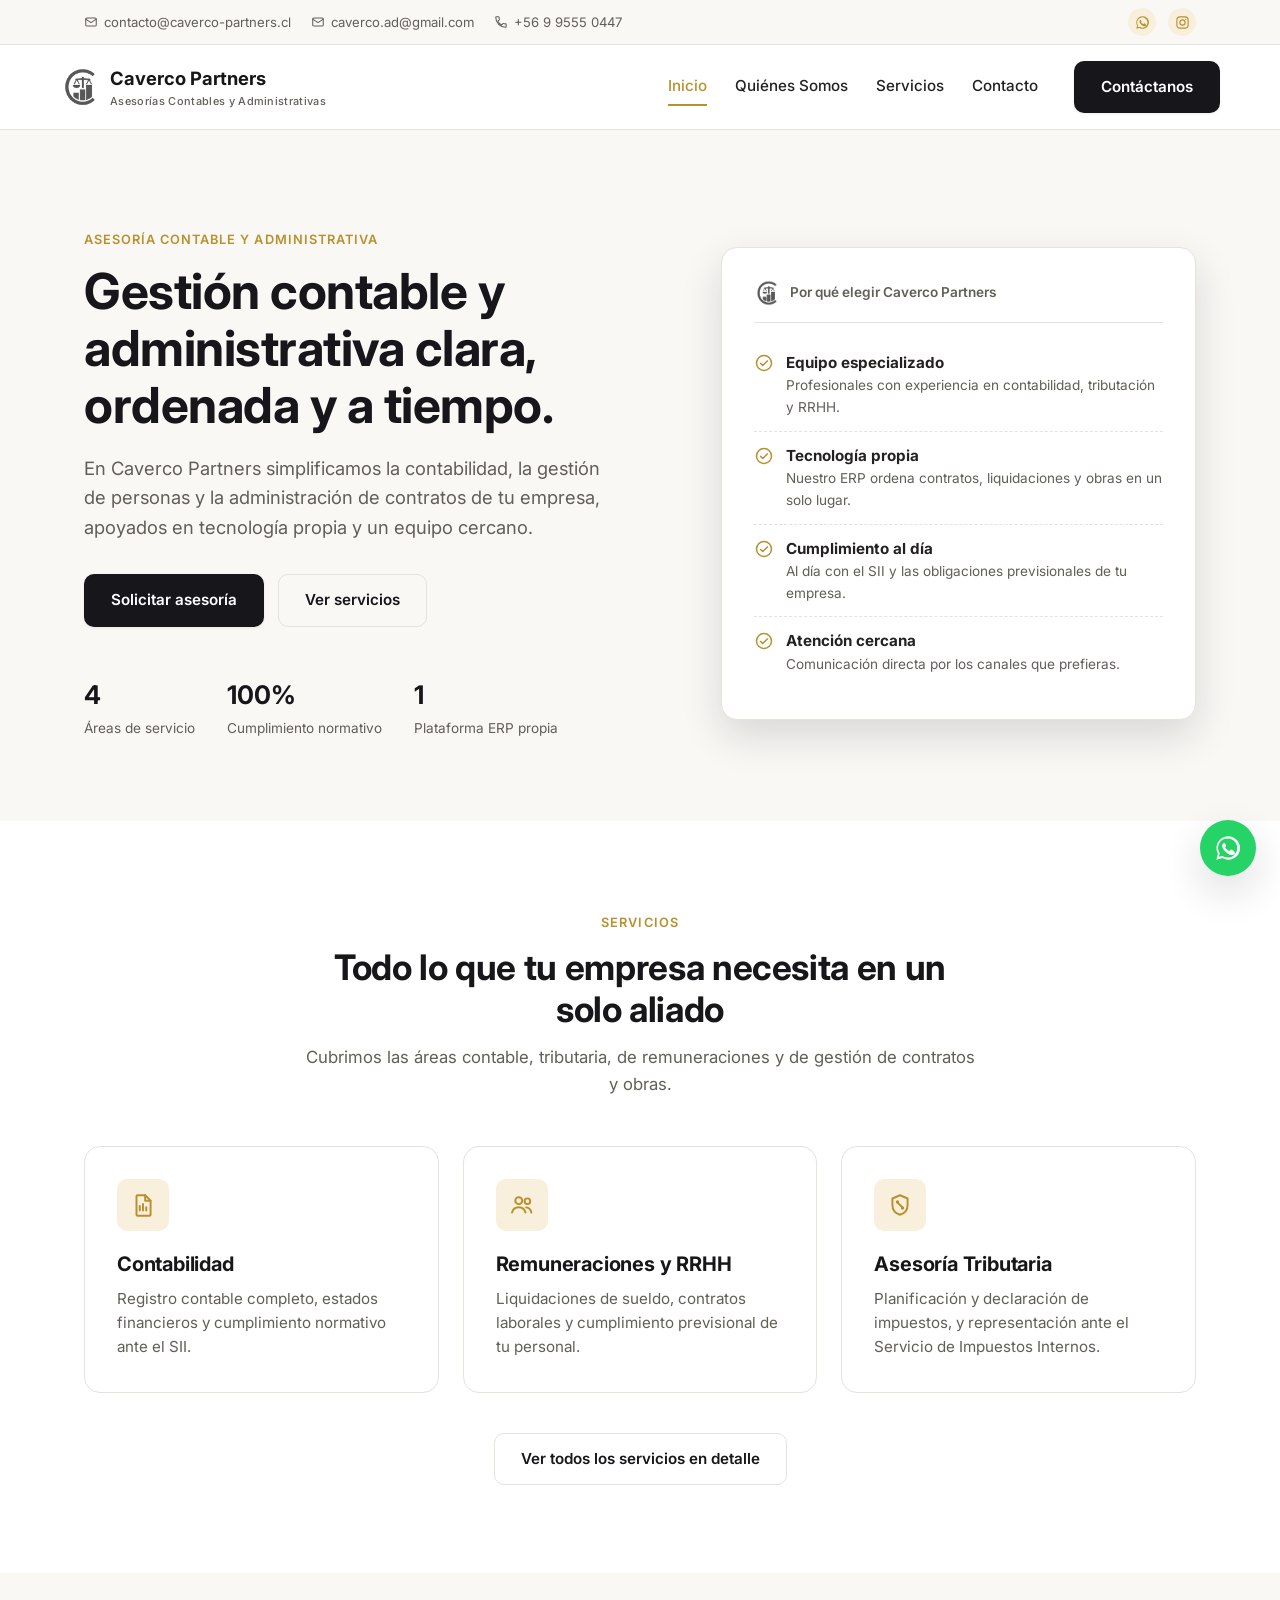
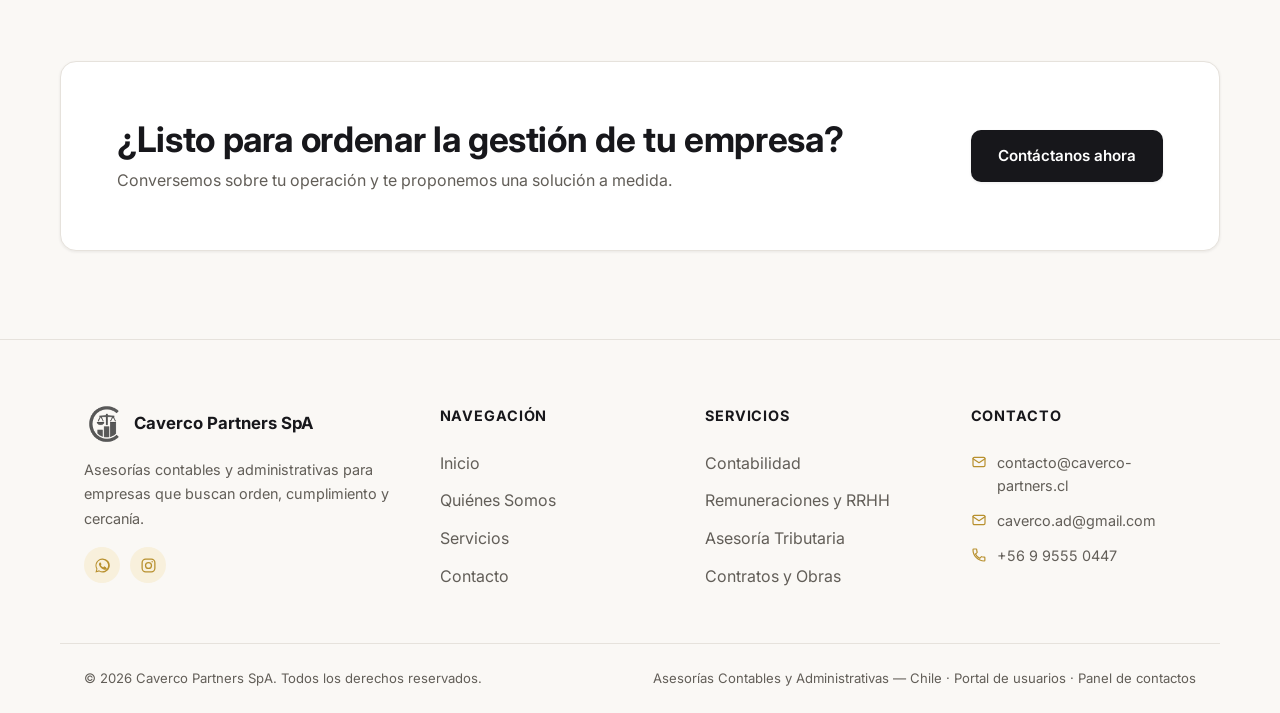
<file: index.html>
<!doctype html>
<html lang="es-CL">
<head>
<meta charset="UTF-8" />
<meta name="viewport" content="width=device-width, initial-scale=1.0" />
<title>Contabilidad y Asesoría Administrativa en Chile | Caverco Partners</title>
<meta name="description" content="Servicio de contabilidad, remuneraciones y RRHH, asesoría tributaria y gestión de contratos y obras para empresas en Chile. Conoce Caverco Partners SpA." />
<link rel="icon" type="image/png" href="assets/favicon.png" />
<link rel="canonical" href="https://www.caverco-partners.cl/" />
<meta property="og:type" content="website" />
<meta property="og:title" content="Contabilidad y Asesoría Administrativa en Chile | Caverco Partners" />
<meta property="og:description" content="Contabilidad, remuneraciones y RRHH, asesoría tributaria y gestión de contratos y obras para empresas en Chile." />
<meta property="og:url" content="https://www.caverco-partners.cl/" />
<meta property="og:image" content="https://www.caverco-partners.cl/assets/og-image.png" />
<meta property="og:image:width" content="1200" />
<meta property="og:image:height" content="630" />
<meta property="og:locale" content="es_CL" />
<meta name="twitter:card" content="summary_large_image" />
<meta name="twitter:title" content="Contabilidad y Asesoría Administrativa en Chile | Caverco Partners" />
<meta name="twitter:description" content="Contabilidad, remuneraciones y RRHH, asesoría tributaria y gestión de contratos y obras para empresas en Chile." />
<meta name="twitter:image" content="https://www.caverco-partners.cl/assets/og-image.png" />
<link rel="preconnect" href="https://fonts.googleapis.com" />
<link rel="preconnect" href="https://fonts.gstatic.com" crossorigin />
<link href="https://fonts.googleapis.com/css2?family=Inter:wght@400;500;600;700;800&display=swap" rel="stylesheet" />
<link rel="stylesheet" href="css/styles.css" />
<script type="application/ld+json">
{
  "@context": "https://schema.org",
  "@type": "AccountingService",
  "name": "Caverco Partners SpA",
  "alternateName": "Caverco Partners",
  "url": "https://www.caverco-partners.cl/",
  "logo": "https://www.caverco-partners.cl/assets/logo-mark.png",
  "image": "https://www.caverco-partners.cl/assets/og-image.png",
  "description": "Asesoría contable y administrativa para empresas en Chile: contabilidad, remuneraciones y RRHH, asesoría tributaria, y gestión de contratos y obras.",
  "email": "contacto@caverco-partners.cl",
  "telephone": "+56995550447",
  "areaServed": {
    "@type": "Country",
    "name": "Chile"
  },
  "sameAs": [
    "https://www.instagram.com/asesorias_caverco_partners_spa/"
  ],
  "hasOfferCatalog": {
    "@type": "OfferCatalog",
    "name": "Servicios de asesoría contable y administrativa",
    "itemListElement": [
      { "@type": "Offer", "itemOffered": { "@type": "Service", "name": "Contabilidad" } },
      { "@type": "Offer", "itemOffered": { "@type": "Service", "name": "Remuneraciones y RRHH" } },
      { "@type": "Offer", "itemOffered": { "@type": "Service", "name": "Asesoría Tributaria" } },
      { "@type": "Offer", "itemOffered": { "@type": "Service", "name": "Gestión de Contratos y Obras" } }
    ]
  }
}
</script>
</head>
<body>

<header>
  <div class="topbar">
    <div class="container">
      <div class="topbar-contacts">
        <a href="mailto:contacto@caverco-partners.cl"><svg viewBox="0 0 24 24" fill="none" stroke="currentColor" stroke-width="1.8" stroke-linecap="round" stroke-linejoin="round"><rect x="3" y="5" width="18" height="14" rx="2"/><path d="M3 7l9 6 9-6"/></svg> contacto@caverco-partners.cl</a>
        <a href="mailto:caverco.ad@gmail.com"><svg viewBox="0 0 24 24" fill="none" stroke="currentColor" stroke-width="1.8" stroke-linecap="round" stroke-linejoin="round"><rect x="3" y="5" width="18" height="14" rx="2"/><path d="M3 7l9 6 9-6"/></svg> caverco.ad@gmail.com</a>
        <a href="tel:+56995550447"><svg viewBox="0 0 24 24" fill="none" stroke="currentColor" stroke-width="1.8" stroke-linecap="round" stroke-linejoin="round"><path d="M6.6 10.5c1.4 2.8 3.7 5.1 6.5 6.5l2.2-2.2c.3-.3.7-.4 1-.2 1.1.4 2.3.6 3.5.6.6 0 1 .4 1 1V20c0 .6-.4 1-1 1C10.6 21 3 13.4 3 4c0-.6.4-1 1-1h3.6c.6 0 1 .4 1 1 0 1.2.2 2.4.6 3.5.1.4 0 .8-.2 1l-2.2 2Z"/></svg> +56 9 9555 0447</a>
      </div>
      <div class="topbar-social">
        <a href="https://wa.me/56995550447" target="_blank" rel="noopener" aria-label="WhatsApp"><svg viewBox="0 0 24 24" fill="currentColor"><path d="M12 2a10 10 0 0 0-8.6 15L2 22l5.2-1.4A10 10 0 1 0 12 2Zm0 18.2c-1.6 0-3.1-.4-4.5-1.2l-.3-.2-3.1.8.8-3-.2-.3A8.2 8.2 0 1 1 12 20.2Zm4.5-6.1c-.2-.1-1.4-.7-1.7-.8-.2-.1-.4-.1-.6.1-.2.2-.6.8-.8 1-.1.2-.3.2-.5.1-.2-.1-1-.4-1.9-1.2-.7-.6-1.2-1.4-1.3-1.6-.1-.2 0-.4.1-.5l.4-.4c.1-.1.2-.3.2-.4.1-.1 0-.3 0-.4l-.7-1.7c-.2-.4-.4-.4-.6-.4h-.5c-.2 0-.5.1-.7.3-.2.2-.9.9-.9 2.2s1 2.5 1.1 2.7c.1.2 2 3 4.7 4.2.7.3 1.2.5 1.6.6.7.2 1.3.2 1.8.1.5-.1 1.4-.6 1.6-1.1.2-.5.2-1 .1-1.1-.1-.1-.2-.2-.4-.3Z"/></svg></a>
        <a href="https://www.instagram.com/asesorias_caverco_partners_spa/" target="_blank" rel="noopener" aria-label="Instagram"><svg viewBox="0 0 24 24" fill="none" stroke="currentColor" stroke-width="1.8"><rect x="3" y="3" width="18" height="18" rx="5"/><circle cx="12" cy="12" r="4.2"/><circle cx="17.2" cy="6.8" r="1" fill="currentColor" stroke="none"/></svg></a>
      </div>
    </div>
  </div>

  <div class="site-header">
    <div class="container navbar">
      <a href="/" class="brand">
        <img class="brand-mark" src="assets/logo-mark.png" alt="Caverco Partners" />
        <span class="brand-name">Caverco Partners<small>Asesorías Contables y Administrativas</small></span>
      </a>
      <nav class="nav-links" id="nav-links">
        <a href="/" aria-current="page">Inicio</a>
        <a href="/quienes-somos">Quiénes Somos</a>
        <a href="/servicios">Servicios</a>
        <a href="/contacto">Contacto</a>
        <span class="nav-cta">
          <a class="btn btn-primary" href="/contacto">Contáctanos</a>
        </span>
      </nav>
      <button class="nav-toggle" aria-label="Abrir menú" aria-expanded="false">
        <svg viewBox="0 0 24 24" fill="none" stroke="currentColor" stroke-width="1.8" stroke-linecap="round"><path d="M4 6h16M4 12h16M4 18h16"/></svg>
      </button>
    </div>
  </div>
</header>

<main>

  <section class="hero">
    <div class="container hero-grid">
      <div>
        <span class="eyebrow">Asesoría Contable y Administrativa</span>
        <h1>Gestión contable y administrativa clara, ordenada y a tiempo.</h1>
        <p class="lead">En Caverco Partners simplificamos la contabilidad, la gestión de personas y la administración de contratos de tu empresa, apoyados en tecnología propia y un equipo cercano.</p>
        <div class="hero-actions">
          <a href="/contacto" class="btn btn-primary">Solicitar asesoría</a>
          <a href="/servicios" class="btn btn-outline">Ver servicios</a>
        </div>
        <div class="hero-stats">
          <div><strong>4</strong><span>Áreas de servicio</span></div>
          <div><strong>100%</strong><span>Cumplimiento normativo</span></div>
          <div><strong>1</strong><span>Plataforma ERP propia</span></div>
        </div>
      </div>
      <div class="hero-visual">
        <div class="hero-visual-header">
          <img class="brand-mark" src="assets/logo-mark.png" alt="Caverco Partners" />
          Por qué elegir Caverco Partners
        </div>
        <ul class="hero-check-list">
          <li>
            <svg viewBox="0 0 24 24" fill="none" stroke="currentColor" stroke-width="1.8" stroke-linecap="round" stroke-linejoin="round"><circle cx="12" cy="12" r="9"/><path d="M8 12.5l2.5 2.5L16 9.5"/></svg>
            <span><strong>Equipo especializado</strong><span>Profesionales con experiencia en contabilidad, tributación y RRHH.</span></span>
          </li>
          <li>
            <svg viewBox="0 0 24 24" fill="none" stroke="currentColor" stroke-width="1.8" stroke-linecap="round" stroke-linejoin="round"><circle cx="12" cy="12" r="9"/><path d="M8 12.5l2.5 2.5L16 9.5"/></svg>
            <span><strong>Tecnología propia</strong><span>Nuestro ERP ordena contratos, liquidaciones y obras en un solo lugar.</span></span>
          </li>
          <li>
            <svg viewBox="0 0 24 24" fill="none" stroke="currentColor" stroke-width="1.8" stroke-linecap="round" stroke-linejoin="round"><circle cx="12" cy="12" r="9"/><path d="M8 12.5l2.5 2.5L16 9.5"/></svg>
            <span><strong>Cumplimiento al día</strong><span>Al día con el SII y las obligaciones previsionales de tu empresa.</span></span>
          </li>
          <li>
            <svg viewBox="0 0 24 24" fill="none" stroke="currentColor" stroke-width="1.8" stroke-linecap="round" stroke-linejoin="round"><circle cx="12" cy="12" r="9"/><path d="M8 12.5l2.5 2.5L16 9.5"/></svg>
            <span><strong>Atención cercana</strong><span>Comunicación directa por los canales que prefieras.</span></span>
          </li>
        </ul>
      </div>
    </div>
  </section>

  <section>
    <div class="container">
      <div class="section-head">
        <span class="eyebrow">Servicios</span>
        <h2>Todo lo que tu empresa necesita en un solo aliado</h2>
        <p>Cubrimos las áreas contable, tributaria, de remuneraciones y de gestión de contratos y obras.</p>
      </div>
      <div class="grid-3">
        <div class="card">
          <div class="card-icon"><svg viewBox="0 0 24 24" fill="none" stroke="currentColor" stroke-width="1.8" stroke-linecap="round" stroke-linejoin="round"><path d="M7 3h7l5 5v13a1 1 0 0 1-1 1H7a1 1 0 0 1-1-1V4a1 1 0 0 1 1-1Z"/><path d="M14 3v5h5"/><path d="M9 13v4M12 11v6M15 14v3"/></svg></div>
          <h3>Contabilidad</h3>
          <p>Registro contable completo, estados financieros y cumplimiento normativo ante el SII.</p>
        </div>
        <div class="card">
          <div class="card-icon"><svg viewBox="0 0 24 24" fill="none" stroke="currentColor" stroke-width="1.8" stroke-linecap="round" stroke-linejoin="round"><circle cx="9" cy="8" r="3.2"/><path d="M2.8 19c.7-3 3-5 6.2-5s5.5 2 6.2 5"/><circle cx="17" cy="8.5" r="2.6"/><path d="M15.8 14.2c2.4.3 4.3 2 4.9 4.8"/></svg></div>
          <h3>Remuneraciones y RRHH</h3>
          <p>Liquidaciones de sueldo, contratos laborales y cumplimiento previsional de tu personal.</p>
        </div>
        <div class="card">
          <div class="card-icon"><svg viewBox="0 0 24 24" fill="none" stroke="currentColor" stroke-width="1.8" stroke-linecap="round" stroke-linejoin="round"><path d="M12 3l7 3v6c0 4.5-3 7.8-7 9-4-1.2-7-4.5-7-9V6l7-3Z"/><path d="M9.5 9.5l5 5M9.7 10a.7.7 0 1 0 0-1.4.7.7 0 0 0 0 1.4ZM14.3 15.4a.7.7 0 1 0 0-1.4.7.7 0 0 0 0 1.4Z"/></svg></div>
          <h3>Asesoría Tributaria</h3>
          <p>Planificación y declaración de impuestos, y representación ante el Servicio de Impuestos Internos.</p>
        </div>
      </div>
      <div class="text-center" style="margin-top:40px;">
        <a href="/servicios" class="btn btn-outline">Ver todos los servicios en detalle</a>
      </div>
    </div>
  </section>

  <section class="section-alt">
    <div class="container cta-banner">
      <div>
        <h2>¿Listo para ordenar la gestión de tu empresa?</h2>
        <p>Conversemos sobre tu operación y te proponemos una solución a medida.</p>
      </div>
      <a href="/contacto" class="btn btn-primary">Contáctanos ahora</a>
    </div>
  </section>

</main>

<footer class="site-footer">
  <div class="container footer-grid">
    <div>
      <div class="footer-brand">
        <img class="brand-mark" src="assets/logo-mark.png" alt="Caverco Partners" />
        <span>Caverco Partners SpA</span>
      </div>
      <p>Asesorías contables y administrativas para empresas que buscan orden, cumplimiento y cercanía.</p>
      <div class="footer-social">
        <a href="https://wa.me/56995550447" target="_blank" rel="noopener" aria-label="WhatsApp"><svg viewBox="0 0 24 24" fill="currentColor"><path d="M12 2a10 10 0 0 0-8.6 15L2 22l5.2-1.4A10 10 0 1 0 12 2Zm0 18.2c-1.6 0-3.1-.4-4.5-1.2l-.3-.2-3.1.8.8-3-.2-.3A8.2 8.2 0 1 1 12 20.2Zm4.5-6.1c-.2-.1-1.4-.7-1.7-.8-.2-.1-.4-.1-.6.1-.2.2-.6.8-.8 1-.1.2-.3.2-.5.1-.2-.1-1-.4-1.9-1.2-.7-.6-1.2-1.4-1.3-1.6-.1-.2 0-.4.1-.5l.4-.4c.1-.1.2-.3.2-.4.1-.1 0-.3 0-.4l-.7-1.7c-.2-.4-.4-.4-.6-.4h-.5c-.2 0-.5.1-.7.3-.2.2-.9.9-.9 2.2s1 2.5 1.1 2.7c.1.2 2 3 4.7 4.2.7.3 1.2.5 1.6.6.7.2 1.3.2 1.8.1.5-.1 1.4-.6 1.6-1.1.2-.5.2-1 .1-1.1-.1-.1-.2-.2-.4-.3Z"/></svg></a>
        <a href="https://www.instagram.com/asesorias_caverco_partners_spa/" target="_blank" rel="noopener" aria-label="Instagram"><svg viewBox="0 0 24 24" fill="none" stroke="currentColor" stroke-width="1.8"><rect x="3" y="3" width="18" height="18" rx="5"/><circle cx="12" cy="12" r="4.2"/><circle cx="17.2" cy="6.8" r="1" fill="currentColor" stroke="none"/></svg></a>
      </div>
    </div>
    <div>
      <h4>Navegación</h4>
      <ul class="footer-links">
        <li><a href="/">Inicio</a></li>
        <li><a href="/quienes-somos">Quiénes Somos</a></li>
        <li><a href="/servicios">Servicios</a></li>
        <li><a href="/contacto">Contacto</a></li>
      </ul>
    </div>
    <div>
      <h4>Servicios</h4>
      <ul class="footer-links">
        <li><a href="/servicios">Contabilidad</a></li>
        <li><a href="/servicios">Remuneraciones y RRHH</a></li>
        <li><a href="/servicios">Asesoría Tributaria</a></li>
        <li><a href="/servicios">Contratos y Obras</a></li>
      </ul>
    </div>
    <div>
      <h4>Contacto</h4>
      <ul class="footer-contact">
        <li><svg viewBox="0 0 24 24" fill="none" stroke="currentColor" stroke-width="1.8" stroke-linecap="round" stroke-linejoin="round"><rect x="3" y="5" width="18" height="14" rx="2"/><path d="M3 7l9 6 9-6"/></svg><a href="mailto:contacto@caverco-partners.cl">contacto@caverco-partners.cl</a></li>
        <li><svg viewBox="0 0 24 24" fill="none" stroke="currentColor" stroke-width="1.8" stroke-linecap="round" stroke-linejoin="round"><rect x="3" y="5" width="18" height="14" rx="2"/><path d="M3 7l9 6 9-6"/></svg><a href="mailto:caverco.ad@gmail.com">caverco.ad@gmail.com</a></li>
        <li><svg viewBox="0 0 24 24" fill="none" stroke="currentColor" stroke-width="1.8" stroke-linecap="round" stroke-linejoin="round"><path d="M6.6 10.5c1.4 2.8 3.7 5.1 6.5 6.5l2.2-2.2c.3-.3.7-.4 1-.2 1.1.4 2.3.6 3.5.6.6 0 1 .4 1 1V20c0 .6-.4 1-1 1C10.6 21 3 13.4 3 4c0-.6.4-1 1-1h3.6c.6 0 1 .4 1 1 0 1.2.2 2.4.6 3.5.1.4 0 .8-.2 1l-2.2 2Z"/></svg><a href="tel:+56995550447">+56 9 9555 0447</a></li>
      </ul>
    </div>
  </div>
  <div class="container footer-bottom">
    <span>&copy; <span data-year></span> Caverco Partners SpA. Todos los derechos reservados.</span>
    <span>Asesorías Contables y Administrativas — Chile · <a href="https://app.caverco-partners.cl/seleccionar-empresa" target="_blank" rel="noopener">Portal de usuarios</a> · <a href="admin.html">Panel de contactos</a></span>
  </div>
</footer>

<a href="https://wa.me/56995550447" class="whatsapp-float" target="_blank" rel="noopener" aria-label="Escríbenos por WhatsApp">
  <svg viewBox="0 0 24 24" fill="currentColor"><path d="M12 2a10 10 0 0 0-8.6 15L2 22l5.2-1.4A10 10 0 1 0 12 2Zm0 18.2c-1.6 0-3.1-.4-4.5-1.2l-.3-.2-3.1.8.8-3-.2-.3A8.2 8.2 0 1 1 12 20.2Zm4.5-6.1c-.2-.1-1.4-.7-1.7-.8-.2-.1-.4-.1-.6.1-.2.2-.6.8-.8 1-.1.2-.3.2-.5.1-.2-.1-1-.4-1.9-1.2-.7-.6-1.2-1.4-1.3-1.6-.1-.2 0-.4.1-.5l.4-.4c.1-.1.2-.3.2-.4.1-.1 0-.3 0-.4l-.7-1.7c-.2-.4-.4-.4-.6-.4h-.5c-.2 0-.5.1-.7.3-.2.2-.9.9-.9 2.2s1 2.5 1.1 2.7c.1.2 2 3 4.7 4.2.7.3 1.2.5 1.6.6.7.2 1.3.2 1.8.1.5-.1 1.4-.6 1.6-1.1.2-.5.2-1 .1-1.1-.1-.1-.2-.2-.4-.3Z"/></svg>
</a>

<script src="js/main.js"></script>
</body>
</html>
</file>
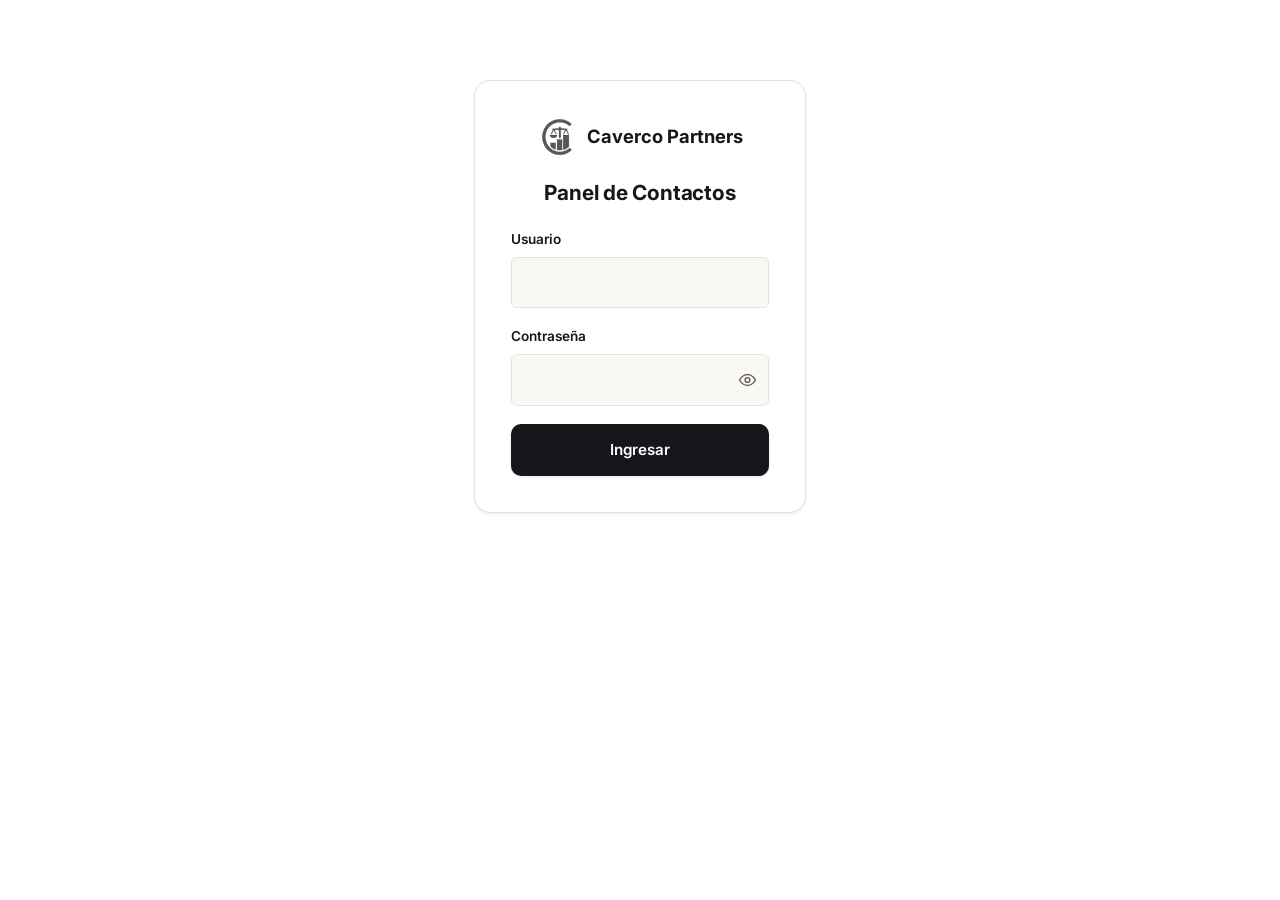
<file: admin.html>
<!doctype html>
<html lang="es-CL">
<head>
<meta charset="UTF-8" />
<meta name="viewport" content="width=device-width, initial-scale=1.0" />
<title>Panel de Contactos | Caverco Partners</title>
<meta name="robots" content="noindex, nofollow" />
<link rel="icon" type="image/png" href="assets/favicon.png" />
<link rel="preconnect" href="https://fonts.googleapis.com" />
<link rel="preconnect" href="https://fonts.gstatic.com" crossorigin />
<link href="https://fonts.googleapis.com/css2?family=Inter:wght@400;500;600;700;800&display=swap" rel="stylesheet" />
<link rel="stylesheet" href="css/styles.css" />
<style>
  .admin-wrap { max-width: 1100px; margin: 0 auto; padding: 40px 24px 80px; }
  .admin-header { display: flex; align-items: center; justify-content: space-between; gap: 16px; margin-bottom: 32px; flex-wrap: wrap; }
  .admin-header-actions { display: flex; gap: 10px; }
  .admin-table-card { background: var(--white); border: 1px solid var(--gray-200); border-radius: var(--radius-lg); overflow: hidden; box-shadow: var(--shadow-sm); }
  table.admin-table { width: 100%; border-collapse: collapse; font-size: 0.9rem; }
  table.admin-table th, table.admin-table td { text-align: left; padding: 14px 16px; border-bottom: 1px solid var(--gray-200); vertical-align: top; }
  table.admin-table th { background: var(--gray-50); color: var(--ink); font-weight: 600; font-size: 0.78rem; text-transform: uppercase; letter-spacing: 0.04em; }
  table.admin-table tr:last-child td { border-bottom: none; }
  table.admin-table td.msg { max-width: 320px; white-space: pre-wrap; color: var(--gray-600); }
  table.admin-table td.actions { width: 1%; white-space: nowrap; }
  .icon-btn { display: inline-flex; align-items: center; justify-content: center; width: 34px; height: 34px; border-radius: var(--radius-sm); border: 1px solid var(--gray-200); background: var(--white); color: var(--gray-600); }
  .icon-btn:hover { border-color: #B3261E; color: #B3261E; background: #FBEAEA; }
  .icon-btn svg { width: 17px; height: 17px; }
  .admin-state { padding: 48px 16px; text-align: center; color: var(--gray-600); }
  .admin-state.error { color: #B3261E; }

  .login-wrap { max-width: 380px; margin: 80px auto; padding: 0 24px; }
  .login-card { background: var(--white); border: 1px solid var(--gray-200); border-radius: var(--radius-lg); padding: 36px; box-shadow: var(--shadow-sm); }
  .login-card .brand { justify-content: center; margin-bottom: 24px; }
  .login-card h1 { font-size: 1.3rem; text-align: center; margin-bottom: 24px; }
  .field-password-wrap { position: relative; }
  .field-password-wrap input { padding-right: 44px; }
  .toggle-password { position: absolute; right: 6px; top: 50%; transform: translateY(-50%); background: none; border: none; padding: 6px; color: var(--gray-600); display: flex; }
  .toggle-password svg { width: 19px; height: 19px; }
  .login-error { margin-top: 14px; font-size: 0.88rem; color: #B3261E; display: none; }
  .login-error.show { display: block; }
  .login-notice { margin-bottom: 18px; font-size: 0.88rem; color: var(--gold-dark); background: var(--gold-soft); border-radius: var(--radius-sm); padding: 10px 14px; display: none; }
  .login-notice.show { display: block; }
</style>
</head>
<body>

<div id="login-view" class="login-wrap">
  <div class="login-card">
    <div class="brand">
      <img class="brand-mark" src="assets/logo-mark.png" alt="Caverco Partners" />
      <span class="brand-name">Caverco Partners</span>
    </div>
    <h1>Panel de Contactos</h1>
    <div class="login-notice" id="login-notice"></div>
    <form id="login-form">
      <div class="field">
        <label for="login-user">Usuario</label>
        <input type="text" id="login-user" name="user" autocomplete="username" required />
      </div>
      <div class="field">
        <label for="login-pass">Contraseña</label>
        <div class="field-password-wrap">
          <input type="password" id="login-pass" name="pass" autocomplete="current-password" required />
          <button type="button" class="toggle-password" id="toggle-password" aria-label="Mostrar contraseña">
            <svg viewBox="0 0 24 24" fill="none" stroke="currentColor" stroke-width="1.8" stroke-linecap="round" stroke-linejoin="round"><path d="M2 12s3.6-7 10-7 10 7 10 7-3.6 7-10 7-10-7-10-7Z"/><circle cx="12" cy="12" r="3"/></svg>
          </button>
        </div>
      </div>
      <button type="submit" class="btn btn-primary btn-block">Ingresar</button>
      <div class="login-error" id="login-error"></div>
    </form>
  </div>
</div>

<div id="panel-view" class="admin-wrap" style="display:none;">
  <div class="admin-header">
    <div class="brand">
      <img class="brand-mark" src="assets/logo-mark.png" alt="Caverco Partners" />
      <span class="brand-name">Caverco Partners<small>Panel de Contactos</small></span>
    </div>
    <div class="admin-header-actions">
      <button class="btn btn-outline" id="refresh-btn">Actualizar</button>
      <button class="btn btn-outline" id="logout-btn">Cerrar sesión</button>
    </div>
  </div>

  <div class="admin-table-card">
    <div id="admin-content">
      <div class="admin-state">Cargando contactos...</div>
    </div>
  </div>
</div>

<script>
const EYE_OPEN = '<svg viewBox="0 0 24 24" fill="none" stroke="currentColor" stroke-width="1.8" stroke-linecap="round" stroke-linejoin="round"><path d="M2 12s3.6-7 10-7 10 7 10 7-3.6 7-10 7-10-7-10-7Z"/><circle cx="12" cy="12" r="3"/></svg>';
const EYE_CLOSED = '<svg viewBox="0 0 24 24" fill="none" stroke="currentColor" stroke-width="1.8" stroke-linecap="round" stroke-linejoin="round"><path d="M2 12s3.6-7 10-7 10 7 10 7-3.6 7-10 7-10-7-10-7Z"/><circle cx="12" cy="12" r="3"/><path d="M3 3l18 18"/></svg>';
const TRASH_ICON = '<svg viewBox="0 0 24 24" fill="none" stroke="currentColor" stroke-width="1.8" stroke-linecap="round" stroke-linejoin="round"><path d="M4 7h16M9 7V4.5A1.5 1.5 0 0 1 10.5 3h3A1.5 1.5 0 0 1 15 4.5V7M6 7l1 13a2 2 0 0 0 2 2h6a2 2 0 0 0 2-2l1-13"/></svg>';

const STORAGE_KEY = 'caverco_admin_auth';
const IDLE_TIMEOUT_MS = 5 * 60 * 1000; // 5 minutos sin actividad

const loginView = document.getElementById('login-view');
const panelView = document.getElementById('panel-view');
const loginForm = document.getElementById('login-form');
const loginError = document.getElementById('login-error');
const loginNotice = document.getElementById('login-notice');

let idleTimer = null;

function showLoginNotice(msg) {
  loginNotice.textContent = msg;
  loginNotice.classList.add('show');
}
function hideLoginNotice() {
  loginNotice.classList.remove('show');
}

function resetIdleTimer() {
  if (!authHeader()) return;
  clearTimeout(idleTimer);
  idleTimer = setTimeout(handleIdleTimeout, IDLE_TIMEOUT_MS);
}

function stopIdleTimer() {
  clearTimeout(idleTimer);
  idleTimer = null;
}

function handleIdleTimeout() {
  sessionStorage.removeItem(STORAGE_KEY);
  showPanel(false);
  showLoginNotice('Sesión cerrada por inactividad. Ingresa de nuevo.');
}

['mousemove', 'keydown', 'click', 'scroll', 'touchstart'].forEach((evt) => {
  document.addEventListener(evt, resetIdleTimer, { passive: true });
});

document.getElementById('toggle-password').addEventListener('click', (e) => {
  const btn = e.currentTarget;
  const input = document.getElementById('login-pass');
  const showing = input.type === 'text';
  input.type = showing ? 'password' : 'text';
  btn.innerHTML = showing ? EYE_OPEN : EYE_CLOSED;
  btn.setAttribute('aria-label', showing ? 'Mostrar contraseña' : 'Ocultar contraseña');
});
document.getElementById('toggle-password').innerHTML = EYE_OPEN;

function showLoginError(msg) {
  loginError.textContent = msg;
  loginError.classList.add('show');
}

function authHeader() {
  return sessionStorage.getItem(STORAGE_KEY);
}

async function tryLoadWithAuth(header) {
  const res = await fetch('/api/contacts', { headers: { Authorization: header } });
  if (res.status === 401) return { ok: false, expired: true };
  if (!res.ok) {
    const data = await res.json().catch(() => ({}));
    return { ok: false, error: data.error || `Error (${res.status}).` };
  }
  const data = await res.json();
  return { ok: true, contacts: data.contacts || [] };
}

function escapeHtml(str) {
  const div = document.createElement('div');
  div.textContent = str == null ? '' : String(str);
  return div.innerHTML;
}

function renderContacts(contacts) {
  const content = document.getElementById('admin-content');
  if (contacts.length === 0) {
    content.innerHTML = '<div class="admin-state">Todavía no hay mensajes registrados.</div>';
    return;
  }
  const rows = contacts.map((c) => `
    <tr data-id="${c.id}">
      <td>${new Date(c.created_at).toLocaleString('es-CL')}</td>
      <td>${escapeHtml(c.name)}</td>
      <td><a href="mailto:${escapeHtml(c.email)}">${escapeHtml(c.email)}</a></td>
      <td>${c.phone ? `<a href="tel:${escapeHtml(c.phone)}">${escapeHtml(c.phone)}</a>` : '—'}</td>
      <td class="msg">${escapeHtml(c.message)}</td>
      <td class="actions"><button class="icon-btn delete-btn" data-id="${c.id}" aria-label="Eliminar contacto">${TRASH_ICON}</button></td>
    </tr>
  `).join('');
  content.innerHTML = `
    <table class="admin-table">
      <thead>
        <tr><th>Fecha</th><th>Nombre</th><th>Email</th><th>Teléfono</th><th>Mensaje</th><th></th></tr>
      </thead>
      <tbody>${rows}</tbody>
    </table>
  `;
  content.querySelectorAll('.delete-btn').forEach((btn) => {
    btn.addEventListener('click', () => deleteContact(btn.dataset.id));
  });
}

async function deleteContact(id) {
  if (!confirm('¿Eliminar este contacto? Esta acción no se puede deshacer.')) return;
  try {
    const res = await fetch(`/api/contacts/${id}`, {
      method: 'DELETE',
      headers: { Authorization: authHeader() },
    });
    if (res.status === 401) {
      sessionStorage.removeItem(STORAGE_KEY);
      showPanel(false);
      return;
    }
    if (!res.ok) {
      alert('No se pudo eliminar el contacto.');
      return;
    }
    loadContacts();
  } catch (err) {
    alert('Error de conexión al eliminar.');
  }
}

async function loadContacts() {
  const content = document.getElementById('admin-content');
  content.innerHTML = '<div class="admin-state">Cargando contactos...</div>';
  const header = authHeader();
  if (!header) { showPanel(false); return; }
  const result = await tryLoadWithAuth(header);
  if (result.expired) {
    sessionStorage.removeItem(STORAGE_KEY);
    showPanel(false);
    return;
  }
  if (!result.ok) {
    content.innerHTML = `<div class="admin-state error">${result.error}</div>`;
    return;
  }
  renderContacts(result.contacts);
}

function showPanel(show) {
  loginView.style.display = show ? 'none' : 'block';
  panelView.style.display = show ? 'block' : 'none';
  if (show) {
    resetIdleTimer();
  } else {
    stopIdleTimer();
  }
}

loginForm.addEventListener('submit', async (e) => {
  e.preventDefault();
  loginError.classList.remove('show');
  hideLoginNotice();
  const user = document.getElementById('login-user').value.trim();
  const pass = document.getElementById('login-pass').value;
  const header = 'Basic ' + btoa(`${user}:${pass}`);
  const submitBtn = loginForm.querySelector('button[type="submit"]');
  submitBtn.disabled = true;
  const result = await tryLoadWithAuth(header).catch(() => ({ ok: false, error: 'Error de conexión.' }));
  submitBtn.disabled = false;
  if (result.expired) {
    showLoginError('Usuario o contraseña incorrectos.');
    return;
  }
  if (!result.ok) {
    showLoginError(result.error || 'Error desconocido.');
    return;
  }
  sessionStorage.setItem(STORAGE_KEY, header);
  showPanel(true);
  renderContacts(result.contacts);
});

document.getElementById('refresh-btn').addEventListener('click', loadContacts);
document.getElementById('logout-btn').addEventListener('click', () => {
  sessionStorage.removeItem(STORAGE_KEY);
  showPanel(false);
});

// Al cargar la página, si hay sesión guardada, intenta usarla directo.
if (authHeader()) {
  showPanel(true);
  loadContacts();
} else {
  showPanel(false);
}
</script>
</body>
</html>
</file>
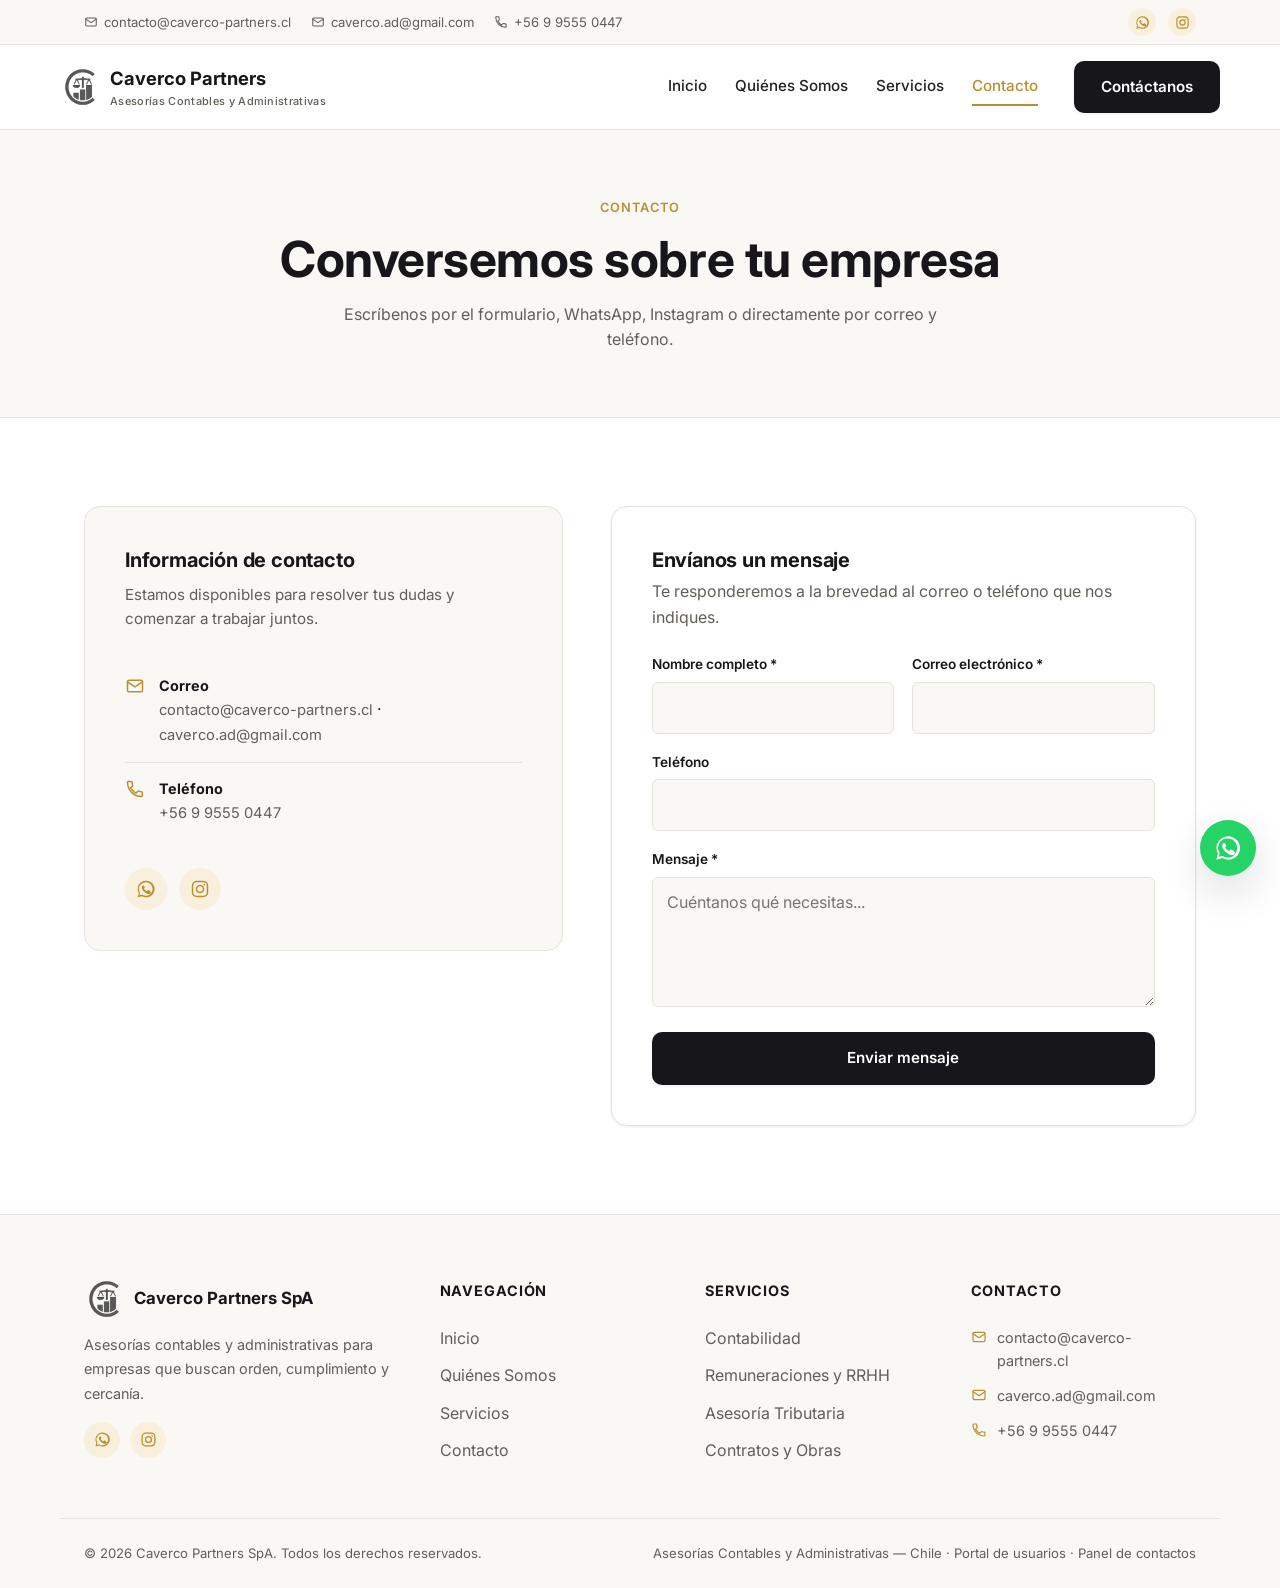
<file: contacto.html>
<!doctype html>
<html lang="es-CL">
<head>
<meta charset="UTF-8" />
<meta name="viewport" content="width=device-width, initial-scale=1.0" />
<title>Contacto | Caverco Partners — Asesoría Contable en Chile</title>
<meta name="description" content="Contáctanos para contratar servicios de contabilidad y asesoría administrativa: formulario, email, teléfono, WhatsApp e Instagram." />
<link rel="icon" type="image/png" href="assets/favicon.png" />
<link rel="canonical" href="https://www.caverco-partners.cl/contacto" />
<meta property="og:type" content="website" />
<meta property="og:title" content="Contacto | Caverco Partners — Asesoría Contable en Chile" />
<meta property="og:description" content="Contáctanos para contratar servicios de contabilidad y asesoría administrativa en Chile." />
<meta property="og:url" content="https://www.caverco-partners.cl/contacto" />
<meta property="og:image" content="https://www.caverco-partners.cl/assets/og-image.png" />
<meta property="og:locale" content="es_CL" />
<meta name="twitter:card" content="summary_large_image" />
<meta name="twitter:image" content="https://www.caverco-partners.cl/assets/og-image.png" />
<link rel="preconnect" href="https://fonts.googleapis.com" />
<link rel="preconnect" href="https://fonts.gstatic.com" crossorigin />
<link href="https://fonts.googleapis.com/css2?family=Inter:wght@400;500;600;700;800&display=swap" rel="stylesheet" />
<link rel="stylesheet" href="css/styles.css" />
</head>
<body>

<header>
  <div class="topbar">
    <div class="container">
      <div class="topbar-contacts">
        <a href="mailto:contacto@caverco-partners.cl"><svg viewBox="0 0 24 24" fill="none" stroke="currentColor" stroke-width="1.8" stroke-linecap="round" stroke-linejoin="round"><rect x="3" y="5" width="18" height="14" rx="2"/><path d="M3 7l9 6 9-6"/></svg> contacto@caverco-partners.cl</a>
        <a href="mailto:caverco.ad@gmail.com"><svg viewBox="0 0 24 24" fill="none" stroke="currentColor" stroke-width="1.8" stroke-linecap="round" stroke-linejoin="round"><rect x="3" y="5" width="18" height="14" rx="2"/><path d="M3 7l9 6 9-6"/></svg> caverco.ad@gmail.com</a>
        <a href="tel:+56995550447"><svg viewBox="0 0 24 24" fill="none" stroke="currentColor" stroke-width="1.8" stroke-linecap="round" stroke-linejoin="round"><path d="M6.6 10.5c1.4 2.8 3.7 5.1 6.5 6.5l2.2-2.2c.3-.3.7-.4 1-.2 1.1.4 2.3.6 3.5.6.6 0 1 .4 1 1V20c0 .6-.4 1-1 1C10.6 21 3 13.4 3 4c0-.6.4-1 1-1h3.6c.6 0 1 .4 1 1 0 1.2.2 2.4.6 3.5.1.4 0 .8-.2 1l-2.2 2Z"/></svg> +56 9 9555 0447</a>
      </div>
      <div class="topbar-social">
        <a href="https://wa.me/56995550447" target="_blank" rel="noopener" aria-label="WhatsApp"><svg viewBox="0 0 24 24" fill="currentColor"><path d="M12 2a10 10 0 0 0-8.6 15L2 22l5.2-1.4A10 10 0 1 0 12 2Zm0 18.2c-1.6 0-3.1-.4-4.5-1.2l-.3-.2-3.1.8.8-3-.2-.3A8.2 8.2 0 1 1 12 20.2Zm4.5-6.1c-.2-.1-1.4-.7-1.7-.8-.2-.1-.4-.1-.6.1-.2.2-.6.8-.8 1-.1.2-.3.2-.5.1-.2-.1-1-.4-1.9-1.2-.7-.6-1.2-1.4-1.3-1.6-.1-.2 0-.4.1-.5l.4-.4c.1-.1.2-.3.2-.4.1-.1 0-.3 0-.4l-.7-1.7c-.2-.4-.4-.4-.6-.4h-.5c-.2 0-.5.1-.7.3-.2.2-.9.9-.9 2.2s1 2.5 1.1 2.7c.1.2 2 3 4.7 4.2.7.3 1.2.5 1.6.6.7.2 1.3.2 1.8.1.5-.1 1.4-.6 1.6-1.1.2-.5.2-1 .1-1.1-.1-.1-.2-.2-.4-.3Z"/></svg></a>
        <a href="https://www.instagram.com/asesorias_caverco_partners_spa/" target="_blank" rel="noopener" aria-label="Instagram"><svg viewBox="0 0 24 24" fill="none" stroke="currentColor" stroke-width="1.8"><rect x="3" y="3" width="18" height="18" rx="5"/><circle cx="12" cy="12" r="4.2"/><circle cx="17.2" cy="6.8" r="1" fill="currentColor" stroke="none"/></svg></a>
      </div>
    </div>
  </div>

  <div class="site-header">
    <div class="container navbar">
      <a href="/" class="brand">
        <img class="brand-mark" src="assets/logo-mark.png" alt="Caverco Partners" />
        <span class="brand-name">Caverco Partners<small>Asesorías Contables y Administrativas</small></span>
      </a>
      <nav class="nav-links" id="nav-links">
        <a href="/">Inicio</a>
        <a href="/quienes-somos">Quiénes Somos</a>
        <a href="/servicios">Servicios</a>
        <a href="/contacto" aria-current="page">Contacto</a>
        <span class="nav-cta">
          <a class="btn btn-primary" href="/contacto">Contáctanos</a>
        </span>
      </nav>
      <button class="nav-toggle" aria-label="Abrir menú" aria-expanded="false">
        <svg viewBox="0 0 24 24" fill="none" stroke="currentColor" stroke-width="1.8" stroke-linecap="round"><path d="M4 6h16M4 12h16M4 18h16"/></svg>
      </button>
    </div>
  </div>
</header>

<main>

  <section class="page-hero">
    <div class="container">
      <span class="eyebrow">Contacto</span>
      <h1>Conversemos sobre tu empresa</h1>
      <p>Escríbenos por el formulario, WhatsApp, Instagram o directamente por correo y teléfono.</p>
    </div>
  </section>

  <section>
    <div class="container contact-grid">

      <div class="contact-info-card">
        <h3>Información de contacto</h3>
        <p>Estamos disponibles para resolver tus dudas y comenzar a trabajar juntos.</p>
        <ul class="contact-methods">
          <li>
            <svg viewBox="0 0 24 24" fill="none" stroke="currentColor" stroke-width="1.8" stroke-linecap="round" stroke-linejoin="round"><rect x="3" y="5" width="18" height="14" rx="2"/><path d="M3 7l9 6 9-6"/></svg>
            <span><strong>Correo</strong><a href="mailto:contacto@caverco-partners.cl">contacto@caverco-partners.cl</a> · <a href="mailto:caverco.ad@gmail.com">caverco.ad@gmail.com</a></span>
          </li>
          <li>
            <svg viewBox="0 0 24 24" fill="none" stroke="currentColor" stroke-width="1.8" stroke-linecap="round" stroke-linejoin="round"><path d="M6.6 10.5c1.4 2.8 3.7 5.1 6.5 6.5l2.2-2.2c.3-.3.7-.4 1-.2 1.1.4 2.3.6 3.5.6.6 0 1 .4 1 1V20c0 .6-.4 1-1 1C10.6 21 3 13.4 3 4c0-.6.4-1 1-1h3.6c.6 0 1 .4 1 1 0 1.2.2 2.4.6 3.5.1.4 0 .8-.2 1l-2.2 2Z"/></svg>
            <span><strong>Teléfono</strong><a href="tel:+56995550447">+56 9 9555 0447</a></span>
          </li>
        </ul>
        <div class="contact-social">
          <a href="https://wa.me/56995550447" target="_blank" rel="noopener" aria-label="WhatsApp"><svg viewBox="0 0 24 24" fill="currentColor"><path d="M12 2a10 10 0 0 0-8.6 15L2 22l5.2-1.4A10 10 0 1 0 12 2Zm0 18.2c-1.6 0-3.1-.4-4.5-1.2l-.3-.2-3.1.8.8-3-.2-.3A8.2 8.2 0 1 1 12 20.2Zm4.5-6.1c-.2-.1-1.4-.7-1.7-.8-.2-.1-.4-.1-.6.1-.2.2-.6.8-.8 1-.1.2-.3.2-.5.1-.2-.1-1-.4-1.9-1.2-.7-.6-1.2-1.4-1.3-1.6-.1-.2 0-.4.1-.5l.4-.4c.1-.1.2-.3.2-.4.1-.1 0-.3 0-.4l-.7-1.7c-.2-.4-.4-.4-.6-.4h-.5c-.2 0-.5.1-.7.3-.2.2-.9.9-.9 2.2s1 2.5 1.1 2.7c.1.2 2 3 4.7 4.2.7.3 1.2.5 1.6.6.7.2 1.3.2 1.8.1.5-.1 1.4-.6 1.6-1.1.2-.5.2-1 .1-1.1-.1-.1-.2-.2-.4-.3Z"/></svg></a>
          <a href="https://www.instagram.com/asesorias_caverco_partners_spa/" target="_blank" rel="noopener" aria-label="Instagram"><svg viewBox="0 0 24 24" fill="none" stroke="currentColor" stroke-width="1.8"><rect x="3" y="3" width="18" height="18" rx="5"/><circle cx="12" cy="12" r="4.2"/><circle cx="17.2" cy="6.8" r="1" fill="currentColor" stroke="none"/></svg></a>
        </div>
      </div>

      <div class="form-card">
        <h3>Envíanos un mensaje</h3>
        <p style="color:var(--gray-600); margin-top:6px;">Te responderemos a la brevedad al correo o teléfono que nos indiques.</p>
        <form id="contact-form" style="margin-top:24px;">
          <div class="form-row">
            <div class="field">
              <label for="name">Nombre completo *</label>
              <input type="text" id="name" name="name" required autocomplete="name" />
            </div>
            <div class="field">
              <label for="email">Correo electrónico *</label>
              <input type="email" id="email" name="email" required autocomplete="email" />
            </div>
          </div>
          <div class="field">
            <label for="phone">Teléfono</label>
            <input type="tel" id="phone" name="phone" autocomplete="tel" />
          </div>
          <div class="field">
            <label for="message">Mensaje *</label>
            <textarea id="message" name="message" required placeholder="Cuéntanos qué necesitas..."></textarea>
          </div>
          <!-- Campo trampa anti-spam, oculto para personas reales -->
          <div class="field honeypot" aria-hidden="true">
            <label for="website">No completar</label>
            <input type="text" id="website" name="website" tabindex="-1" autocomplete="off" />
          </div>
          <button type="submit" class="btn btn-primary btn-block">Enviar mensaje</button>
          <div id="form-status" class="form-status" role="status"></div>
        </form>
      </div>

    </div>
  </section>

</main>

<footer class="site-footer">
  <div class="container footer-grid">
    <div>
      <div class="footer-brand">
        <img class="brand-mark" src="assets/logo-mark.png" alt="Caverco Partners" />
        <span>Caverco Partners SpA</span>
      </div>
      <p>Asesorías contables y administrativas para empresas que buscan orden, cumplimiento y cercanía.</p>
      <div class="footer-social">
        <a href="https://wa.me/56995550447" target="_blank" rel="noopener" aria-label="WhatsApp"><svg viewBox="0 0 24 24" fill="currentColor"><path d="M12 2a10 10 0 0 0-8.6 15L2 22l5.2-1.4A10 10 0 1 0 12 2Zm0 18.2c-1.6 0-3.1-.4-4.5-1.2l-.3-.2-3.1.8.8-3-.2-.3A8.2 8.2 0 1 1 12 20.2Zm4.5-6.1c-.2-.1-1.4-.7-1.7-.8-.2-.1-.4-.1-.6.1-.2.2-.6.8-.8 1-.1.2-.3.2-.5.1-.2-.1-1-.4-1.9-1.2-.7-.6-1.2-1.4-1.3-1.6-.1-.2 0-.4.1-.5l.4-.4c.1-.1.2-.3.2-.4.1-.1 0-.3 0-.4l-.7-1.7c-.2-.4-.4-.4-.6-.4h-.5c-.2 0-.5.1-.7.3-.2.2-.9.9-.9 2.2s1 2.5 1.1 2.7c.1.2 2 3 4.7 4.2.7.3 1.2.5 1.6.6.7.2 1.3.2 1.8.1.5-.1 1.4-.6 1.6-1.1.2-.5.2-1 .1-1.1-.1-.1-.2-.2-.4-.3Z"/></svg></a>
        <a href="https://www.instagram.com/asesorias_caverco_partners_spa/" target="_blank" rel="noopener" aria-label="Instagram"><svg viewBox="0 0 24 24" fill="none" stroke="currentColor" stroke-width="1.8"><rect x="3" y="3" width="18" height="18" rx="5"/><circle cx="12" cy="12" r="4.2"/><circle cx="17.2" cy="6.8" r="1" fill="currentColor" stroke="none"/></svg></a>
      </div>
    </div>
    <div>
      <h4>Navegación</h4>
      <ul class="footer-links">
        <li><a href="/">Inicio</a></li>
        <li><a href="/quienes-somos">Quiénes Somos</a></li>
        <li><a href="/servicios">Servicios</a></li>
        <li><a href="/contacto">Contacto</a></li>
      </ul>
    </div>
    <div>
      <h4>Servicios</h4>
      <ul class="footer-links">
        <li><a href="/servicios">Contabilidad</a></li>
        <li><a href="/servicios">Remuneraciones y RRHH</a></li>
        <li><a href="/servicios">Asesoría Tributaria</a></li>
        <li><a href="/servicios">Contratos y Obras</a></li>
      </ul>
    </div>
    <div>
      <h4>Contacto</h4>
      <ul class="footer-contact">
        <li><svg viewBox="0 0 24 24" fill="none" stroke="currentColor" stroke-width="1.8" stroke-linecap="round" stroke-linejoin="round"><rect x="3" y="5" width="18" height="14" rx="2"/><path d="M3 7l9 6 9-6"/></svg><a href="mailto:contacto@caverco-partners.cl">contacto@caverco-partners.cl</a></li>
        <li><svg viewBox="0 0 24 24" fill="none" stroke="currentColor" stroke-width="1.8" stroke-linecap="round" stroke-linejoin="round"><rect x="3" y="5" width="18" height="14" rx="2"/><path d="M3 7l9 6 9-6"/></svg><a href="mailto:caverco.ad@gmail.com">caverco.ad@gmail.com</a></li>
        <li><svg viewBox="0 0 24 24" fill="none" stroke="currentColor" stroke-width="1.8" stroke-linecap="round" stroke-linejoin="round"><path d="M6.6 10.5c1.4 2.8 3.7 5.1 6.5 6.5l2.2-2.2c.3-.3.7-.4 1-.2 1.1.4 2.3.6 3.5.6.6 0 1 .4 1 1V20c0 .6-.4 1-1 1C10.6 21 3 13.4 3 4c0-.6.4-1 1-1h3.6c.6 0 1 .4 1 1 0 1.2.2 2.4.6 3.5.1.4 0 .8-.2 1l-2.2 2Z"/></svg><a href="tel:+56995550447">+56 9 9555 0447</a></li>
      </ul>
    </div>
  </div>
  <div class="container footer-bottom">
    <span>&copy; <span data-year></span> Caverco Partners SpA. Todos los derechos reservados.</span>
    <span>Asesorías Contables y Administrativas — Chile · <a href="https://app.caverco-partners.cl/seleccionar-empresa" target="_blank" rel="noopener">Portal de usuarios</a> · <a href="admin.html">Panel de contactos</a></span>
  </div>
</footer>

<a href="https://wa.me/56995550447" class="whatsapp-float" target="_blank" rel="noopener" aria-label="Escríbenos por WhatsApp">
  <svg viewBox="0 0 24 24" fill="currentColor"><path d="M12 2a10 10 0 0 0-8.6 15L2 22l5.2-1.4A10 10 0 1 0 12 2Zm0 18.2c-1.6 0-3.1-.4-4.5-1.2l-.3-.2-3.1.8.8-3-.2-.3A8.2 8.2 0 1 1 12 20.2Zm4.5-6.1c-.2-.1-1.4-.7-1.7-.8-.2-.1-.4-.1-.6.1-.2.2-.6.8-.8 1-.1.2-.3.2-.5.1-.2-.1-1-.4-1.9-1.2-.7-.6-1.2-1.4-1.3-1.6-.1-.2 0-.4.1-.5l.4-.4c.1-.1.2-.3.2-.4.1-.1 0-.3 0-.4l-.7-1.7c-.2-.4-.4-.4-.6-.4h-.5c-.2 0-.5.1-.7.3-.2.2-.9.9-.9 2.2s1 2.5 1.1 2.7c.1.2 2 3 4.7 4.2.7.3 1.2.5 1.6.6.7.2 1.3.2 1.8.1.5-.1 1.4-.6 1.6-1.1.2-.5.2-1 .1-1.1-.1-.1-.2-.2-.4-.3Z"/></svg>
</a>

<script src="js/main.js"></script>
</body>
</html>
</file>
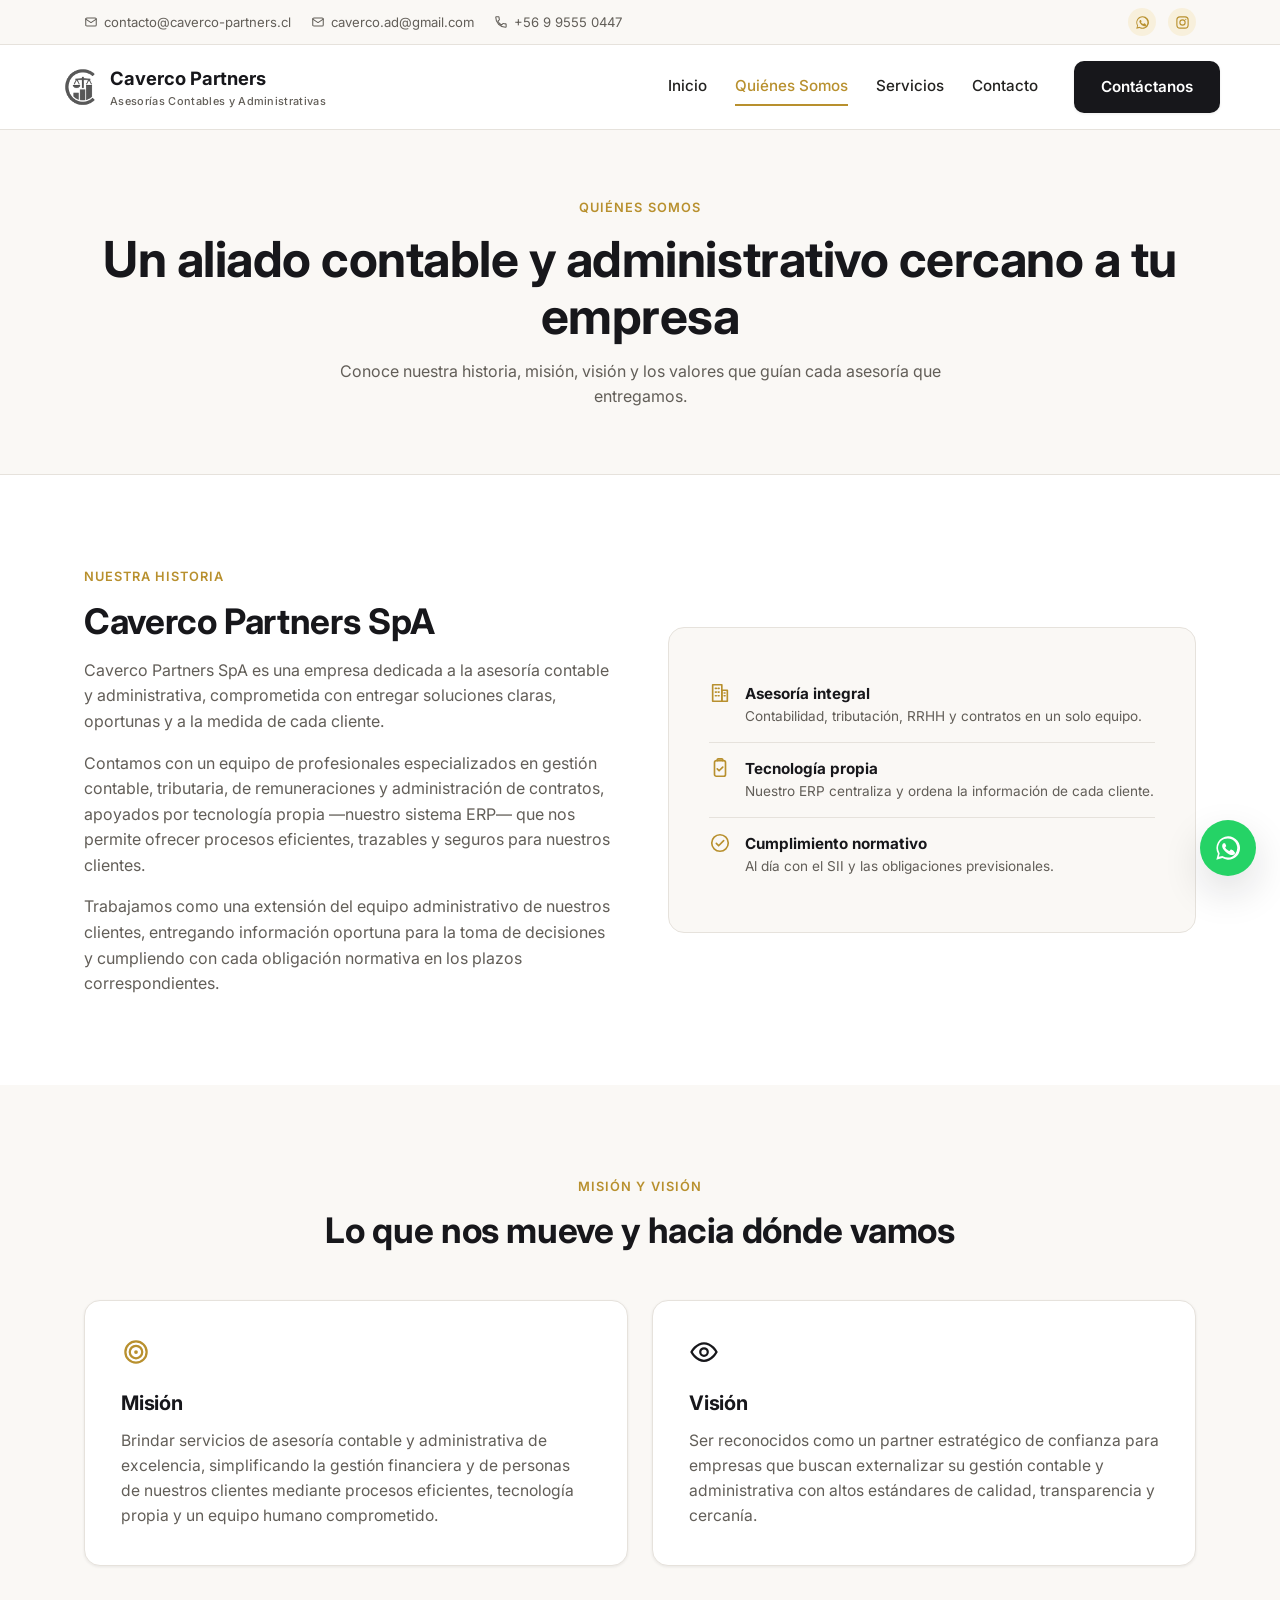
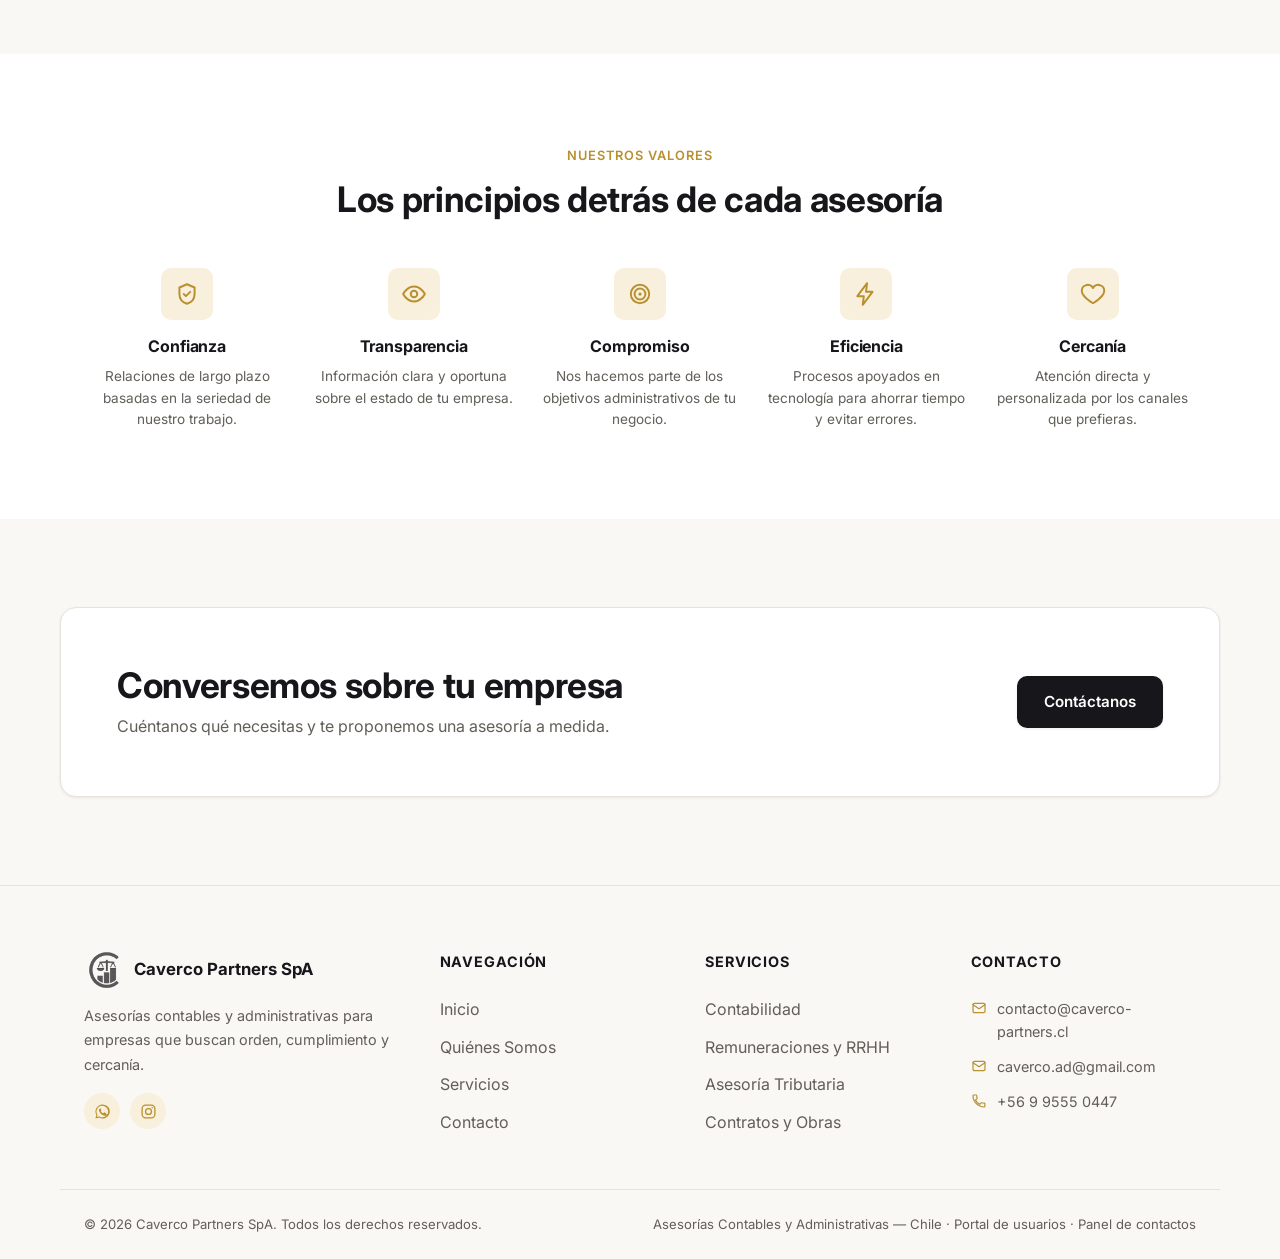
<file: quienes-somos.html>
<!doctype html>
<html lang="es-CL">
<head>
<meta charset="UTF-8" />
<meta name="viewport" content="width=device-width, initial-scale=1.0" />
<title>Quiénes Somos | Empresa de Contabilidad Caverco Partners</title>
<meta name="description" content="Conoce a Caverco Partners SpA, empresa de contabilidad y asesoría administrativa en Chile: nuestra historia, misión, visión y valores." />
<link rel="icon" type="image/png" href="assets/favicon.png" />
<link rel="canonical" href="https://www.caverco-partners.cl/quienes-somos" />
<meta property="og:type" content="website" />
<meta property="og:title" content="Quiénes Somos | Empresa de Contabilidad Caverco Partners" />
<meta property="og:description" content="Conoce a Caverco Partners SpA, empresa de contabilidad y asesoría administrativa en Chile." />
<meta property="og:url" content="https://www.caverco-partners.cl/quienes-somos" />
<meta property="og:image" content="https://www.caverco-partners.cl/assets/og-image.png" />
<meta property="og:locale" content="es_CL" />
<meta name="twitter:card" content="summary_large_image" />
<meta name="twitter:image" content="https://www.caverco-partners.cl/assets/og-image.png" />
<link rel="preconnect" href="https://fonts.googleapis.com" />
<link rel="preconnect" href="https://fonts.gstatic.com" crossorigin />
<link href="https://fonts.googleapis.com/css2?family=Inter:wght@400;500;600;700;800&display=swap" rel="stylesheet" />
<link rel="stylesheet" href="css/styles.css" />
</head>
<body>

<header>
  <div class="topbar">
    <div class="container">
      <div class="topbar-contacts">
        <a href="mailto:contacto@caverco-partners.cl"><svg viewBox="0 0 24 24" fill="none" stroke="currentColor" stroke-width="1.8" stroke-linecap="round" stroke-linejoin="round"><rect x="3" y="5" width="18" height="14" rx="2"/><path d="M3 7l9 6 9-6"/></svg> contacto@caverco-partners.cl</a>
        <a href="mailto:caverco.ad@gmail.com"><svg viewBox="0 0 24 24" fill="none" stroke="currentColor" stroke-width="1.8" stroke-linecap="round" stroke-linejoin="round"><rect x="3" y="5" width="18" height="14" rx="2"/><path d="M3 7l9 6 9-6"/></svg> caverco.ad@gmail.com</a>
        <a href="tel:+56995550447"><svg viewBox="0 0 24 24" fill="none" stroke="currentColor" stroke-width="1.8" stroke-linecap="round" stroke-linejoin="round"><path d="M6.6 10.5c1.4 2.8 3.7 5.1 6.5 6.5l2.2-2.2c.3-.3.7-.4 1-.2 1.1.4 2.3.6 3.5.6.6 0 1 .4 1 1V20c0 .6-.4 1-1 1C10.6 21 3 13.4 3 4c0-.6.4-1 1-1h3.6c.6 0 1 .4 1 1 0 1.2.2 2.4.6 3.5.1.4 0 .8-.2 1l-2.2 2Z"/></svg> +56 9 9555 0447</a>
      </div>
      <div class="topbar-social">
        <a href="https://wa.me/56995550447" target="_blank" rel="noopener" aria-label="WhatsApp"><svg viewBox="0 0 24 24" fill="currentColor"><path d="M12 2a10 10 0 0 0-8.6 15L2 22l5.2-1.4A10 10 0 1 0 12 2Zm0 18.2c-1.6 0-3.1-.4-4.5-1.2l-.3-.2-3.1.8.8-3-.2-.3A8.2 8.2 0 1 1 12 20.2Zm4.5-6.1c-.2-.1-1.4-.7-1.7-.8-.2-.1-.4-.1-.6.1-.2.2-.6.8-.8 1-.1.2-.3.2-.5.1-.2-.1-1-.4-1.9-1.2-.7-.6-1.2-1.4-1.3-1.6-.1-.2 0-.4.1-.5l.4-.4c.1-.1.2-.3.2-.4.1-.1 0-.3 0-.4l-.7-1.7c-.2-.4-.4-.4-.6-.4h-.5c-.2 0-.5.1-.7.3-.2.2-.9.9-.9 2.2s1 2.5 1.1 2.7c.1.2 2 3 4.7 4.2.7.3 1.2.5 1.6.6.7.2 1.3.2 1.8.1.5-.1 1.4-.6 1.6-1.1.2-.5.2-1 .1-1.1-.1-.1-.2-.2-.4-.3Z"/></svg></a>
        <a href="https://www.instagram.com/asesorias_caverco_partners_spa/" target="_blank" rel="noopener" aria-label="Instagram"><svg viewBox="0 0 24 24" fill="none" stroke="currentColor" stroke-width="1.8"><rect x="3" y="3" width="18" height="18" rx="5"/><circle cx="12" cy="12" r="4.2"/><circle cx="17.2" cy="6.8" r="1" fill="currentColor" stroke="none"/></svg></a>
      </div>
    </div>
  </div>

  <div class="site-header">
    <div class="container navbar">
      <a href="/" class="brand">
        <img class="brand-mark" src="assets/logo-mark.png" alt="Caverco Partners" />
        <span class="brand-name">Caverco Partners<small>Asesorías Contables y Administrativas</small></span>
      </a>
      <nav class="nav-links" id="nav-links">
        <a href="/">Inicio</a>
        <a href="/quienes-somos" aria-current="page">Quiénes Somos</a>
        <a href="/servicios">Servicios</a>
        <a href="/contacto">Contacto</a>
        <span class="nav-cta">
          <a class="btn btn-primary" href="/contacto">Contáctanos</a>
        </span>
      </nav>
      <button class="nav-toggle" aria-label="Abrir menú" aria-expanded="false">
        <svg viewBox="0 0 24 24" fill="none" stroke="currentColor" stroke-width="1.8" stroke-linecap="round"><path d="M4 6h16M4 12h16M4 18h16"/></svg>
      </button>
    </div>
  </div>
</header>

<main>

  <section class="page-hero">
    <div class="container">
      <span class="eyebrow">Quiénes Somos</span>
      <h1>Un aliado contable y administrativo cercano a tu empresa</h1>
      <p>Conoce nuestra historia, misión, visión y los valores que guían cada asesoría que entregamos.</p>
    </div>
  </section>

  <section>
    <div class="container about-grid">
      <div>
        <span class="eyebrow">Nuestra historia</span>
        <h2>Caverco Partners SpA</h2>
        <p>Caverco Partners SpA es una empresa dedicada a la asesoría contable y administrativa, comprometida con entregar soluciones claras, oportunas y a la medida de cada cliente.</p>
        <p>Contamos con un equipo de profesionales especializados en gestión contable, tributaria, de remuneraciones y administración de contratos, apoyados por tecnología propia —nuestro sistema ERP— que nos permite ofrecer procesos eficientes, trazables y seguros para nuestros clientes.</p>
        <p>Trabajamos como una extensión del equipo administrativo de nuestros clientes, entregando información oportuna para la toma de decisiones y cumpliendo con cada obligación normativa en los plazos correspondientes.</p>
      </div>
      <div class="about-panel">
        <ul>
          <li>
            <svg viewBox="0 0 24 24" fill="none" stroke="currentColor" stroke-width="1.8" stroke-linecap="round" stroke-linejoin="round"><rect x="4" y="3" width="10" height="18"/><rect x="14" y="9" width="6" height="12"/><path d="M7 7h1M7 11h1M7 15h1M10 7h1M10 11h1M10 15h1M16.5 12h1M16.5 15h1"/></svg>
            <span><strong>Asesoría integral</strong><span>Contabilidad, tributación, RRHH y contratos en un solo equipo.</span></span>
          </li>
          <li>
            <svg viewBox="0 0 24 24" fill="none" stroke="currentColor" stroke-width="1.8" stroke-linecap="round" stroke-linejoin="round"><rect x="6" y="4" width="12" height="17" rx="2"/><path d="M9 4V3a1 1 0 0 1 1-1h4a1 1 0 0 1 1 1v1"/><path d="M9 13l2 2 4-4"/></svg>
            <span><strong>Tecnología propia</strong><span>Nuestro ERP centraliza y ordena la información de cada cliente.</span></span>
          </li>
          <li>
            <svg viewBox="0 0 24 24" fill="none" stroke="currentColor" stroke-width="1.8" stroke-linecap="round" stroke-linejoin="round"><circle cx="12" cy="12" r="9"/><path d="M8 12.5l2.5 2.5L16 9.5"/></svg>
            <span><strong>Cumplimiento normativo</strong><span>Al día con el SII y las obligaciones previsionales.</span></span>
          </li>
        </ul>
      </div>
    </div>
  </section>

  <section class="section-alt">
    <div class="container">
      <div class="section-head">
        <span class="eyebrow">Misión y Visión</span>
        <h2>Lo que nos mueve y hacia dónde vamos</h2>
      </div>
      <div class="mv-grid">
        <div class="mv-card">
          <svg width="30" height="30" viewBox="0 0 24 24" fill="none" stroke="currentColor" stroke-width="1.8" style="margin-bottom:16px;"><circle cx="12" cy="12" r="8.5"/><circle cx="12" cy="12" r="5"/><circle cx="12" cy="12" r="1.5" fill="currentColor" stroke="none"/></svg>
          <h3>Misión</h3>
          <p>Brindar servicios de asesoría contable y administrativa de excelencia, simplificando la gestión financiera y de personas de nuestros clientes mediante procesos eficientes, tecnología propia y un equipo humano comprometido.</p>
        </div>
        <div class="mv-card alt">
          <svg width="30" height="30" viewBox="0 0 24 24" fill="none" stroke="currentColor" stroke-width="1.8" style="margin-bottom:16px;"><path d="M2 12s3.6-7 10-7 10 7 10 7-3.6 7-10 7-10-7-10-7Z"/><circle cx="12" cy="12" r="3"/></svg>
          <h3>Visión</h3>
          <p>Ser reconocidos como un partner estratégico de confianza para empresas que buscan externalizar su gestión contable y administrativa con altos estándares de calidad, transparencia y cercanía.</p>
        </div>
      </div>
    </div>
  </section>

  <section>
    <div class="container">
      <div class="section-head">
        <span class="eyebrow">Nuestros Valores</span>
        <h2>Los principios detrás de cada asesoría</h2>
      </div>
      <div class="values-grid">
        <div class="value-item">
          <div class="card-icon"><svg viewBox="0 0 24 24" fill="none" stroke="currentColor" stroke-width="1.8" stroke-linecap="round" stroke-linejoin="round"><path d="M12 3l7 3v6c0 4.5-3 7.8-7 9-4-1.2-7-4.5-7-9V6l7-3Z"/><path d="M9 12l2 2 4-4"/></svg></div>
          <h4>Confianza</h4>
          <p>Relaciones de largo plazo basadas en la seriedad de nuestro trabajo.</p>
        </div>
        <div class="value-item">
          <div class="card-icon"><svg viewBox="0 0 24 24" fill="none" stroke="currentColor" stroke-width="1.8" stroke-linecap="round" stroke-linejoin="round"><path d="M2 12s3.6-7 10-7 10 7 10 7-3.6 7-10 7-10-7-10-7Z"/><circle cx="12" cy="12" r="3"/></svg></div>
          <h4>Transparencia</h4>
          <p>Información clara y oportuna sobre el estado de tu empresa.</p>
        </div>
        <div class="value-item">
          <div class="card-icon"><svg viewBox="0 0 24 24" fill="none" stroke="currentColor" stroke-width="1.8"><circle cx="12" cy="12" r="8.5"/><circle cx="12" cy="12" r="5"/><circle cx="12" cy="12" r="1.5" fill="currentColor" stroke="none"/></svg></div>
          <h4>Compromiso</h4>
          <p>Nos hacemos parte de los objetivos administrativos de tu negocio.</p>
        </div>
        <div class="value-item">
          <div class="card-icon"><svg viewBox="0 0 24 24" fill="none" stroke="currentColor" stroke-width="1.8" stroke-linecap="round" stroke-linejoin="round"><path d="M13 2 4 14h6l-1 8 9-12h-6l1-8Z"/></svg></div>
          <h4>Eficiencia</h4>
          <p>Procesos apoyados en tecnología para ahorrar tiempo y evitar errores.</p>
        </div>
        <div class="value-item">
          <div class="card-icon"><svg viewBox="0 0 24 24" fill="none" stroke="currentColor" stroke-width="1.8" stroke-linecap="round" stroke-linejoin="round"><path d="M12 20.5s-7.5-4.6-9.8-9C.8 8.2 2 4.8 5.2 4A5 5 0 0 1 12 6.5 5 5 0 0 1 18.8 4c3.2.8 4.4 4.2 3 7.5-2.3 4.4-9.8 9-9.8 9Z"/></svg></div>
          <h4>Cercanía</h4>
          <p>Atención directa y personalizada por los canales que prefieras.</p>
        </div>
      </div>
    </div>
  </section>

  <section class="section-alt">
    <div class="container cta-banner">
      <div>
        <h2>Conversemos sobre tu empresa</h2>
        <p>Cuéntanos qué necesitas y te proponemos una asesoría a medida.</p>
      </div>
      <a href="/contacto" class="btn btn-primary">Contáctanos</a>
    </div>
  </section>

</main>

<footer class="site-footer">
  <div class="container footer-grid">
    <div>
      <div class="footer-brand">
        <img class="brand-mark" src="assets/logo-mark.png" alt="Caverco Partners" />
        <span>Caverco Partners SpA</span>
      </div>
      <p>Asesorías contables y administrativas para empresas que buscan orden, cumplimiento y cercanía.</p>
      <div class="footer-social">
        <a href="https://wa.me/56995550447" target="_blank" rel="noopener" aria-label="WhatsApp"><svg viewBox="0 0 24 24" fill="currentColor"><path d="M12 2a10 10 0 0 0-8.6 15L2 22l5.2-1.4A10 10 0 1 0 12 2Zm0 18.2c-1.6 0-3.1-.4-4.5-1.2l-.3-.2-3.1.8.8-3-.2-.3A8.2 8.2 0 1 1 12 20.2Zm4.5-6.1c-.2-.1-1.4-.7-1.7-.8-.2-.1-.4-.1-.6.1-.2.2-.6.8-.8 1-.1.2-.3.2-.5.1-.2-.1-1-.4-1.9-1.2-.7-.6-1.2-1.4-1.3-1.6-.1-.2 0-.4.1-.5l.4-.4c.1-.1.2-.3.2-.4.1-.1 0-.3 0-.4l-.7-1.7c-.2-.4-.4-.4-.6-.4h-.5c-.2 0-.5.1-.7.3-.2.2-.9.9-.9 2.2s1 2.5 1.1 2.7c.1.2 2 3 4.7 4.2.7.3 1.2.5 1.6.6.7.2 1.3.2 1.8.1.5-.1 1.4-.6 1.6-1.1.2-.5.2-1 .1-1.1-.1-.1-.2-.2-.4-.3Z"/></svg></a>
        <a href="https://www.instagram.com/asesorias_caverco_partners_spa/" target="_blank" rel="noopener" aria-label="Instagram"><svg viewBox="0 0 24 24" fill="none" stroke="currentColor" stroke-width="1.8"><rect x="3" y="3" width="18" height="18" rx="5"/><circle cx="12" cy="12" r="4.2"/><circle cx="17.2" cy="6.8" r="1" fill="currentColor" stroke="none"/></svg></a>
      </div>
    </div>
    <div>
      <h4>Navegación</h4>
      <ul class="footer-links">
        <li><a href="/">Inicio</a></li>
        <li><a href="/quienes-somos">Quiénes Somos</a></li>
        <li><a href="/servicios">Servicios</a></li>
        <li><a href="/contacto">Contacto</a></li>
      </ul>
    </div>
    <div>
      <h4>Servicios</h4>
      <ul class="footer-links">
        <li><a href="/servicios">Contabilidad</a></li>
        <li><a href="/servicios">Remuneraciones y RRHH</a></li>
        <li><a href="/servicios">Asesoría Tributaria</a></li>
        <li><a href="/servicios">Contratos y Obras</a></li>
      </ul>
    </div>
    <div>
      <h4>Contacto</h4>
      <ul class="footer-contact">
        <li><svg viewBox="0 0 24 24" fill="none" stroke="currentColor" stroke-width="1.8" stroke-linecap="round" stroke-linejoin="round"><rect x="3" y="5" width="18" height="14" rx="2"/><path d="M3 7l9 6 9-6"/></svg><a href="mailto:contacto@caverco-partners.cl">contacto@caverco-partners.cl</a></li>
        <li><svg viewBox="0 0 24 24" fill="none" stroke="currentColor" stroke-width="1.8" stroke-linecap="round" stroke-linejoin="round"><rect x="3" y="5" width="18" height="14" rx="2"/><path d="M3 7l9 6 9-6"/></svg><a href="mailto:caverco.ad@gmail.com">caverco.ad@gmail.com</a></li>
        <li><svg viewBox="0 0 24 24" fill="none" stroke="currentColor" stroke-width="1.8" stroke-linecap="round" stroke-linejoin="round"><path d="M6.6 10.5c1.4 2.8 3.7 5.1 6.5 6.5l2.2-2.2c.3-.3.7-.4 1-.2 1.1.4 2.3.6 3.5.6.6 0 1 .4 1 1V20c0 .6-.4 1-1 1C10.6 21 3 13.4 3 4c0-.6.4-1 1-1h3.6c.6 0 1 .4 1 1 0 1.2.2 2.4.6 3.5.1.4 0 .8-.2 1l-2.2 2Z"/></svg><a href="tel:+56995550447">+56 9 9555 0447</a></li>
      </ul>
    </div>
  </div>
  <div class="container footer-bottom">
    <span>&copy; <span data-year></span> Caverco Partners SpA. Todos los derechos reservados.</span>
    <span>Asesorías Contables y Administrativas — Chile · <a href="https://app.caverco-partners.cl/seleccionar-empresa" target="_blank" rel="noopener">Portal de usuarios</a> · <a href="admin.html">Panel de contactos</a></span>
  </div>
</footer>

<a href="https://wa.me/56995550447" class="whatsapp-float" target="_blank" rel="noopener" aria-label="Escríbenos por WhatsApp">
  <svg viewBox="0 0 24 24" fill="currentColor"><path d="M12 2a10 10 0 0 0-8.6 15L2 22l5.2-1.4A10 10 0 1 0 12 2Zm0 18.2c-1.6 0-3.1-.4-4.5-1.2l-.3-.2-3.1.8.8-3-.2-.3A8.2 8.2 0 1 1 12 20.2Zm4.5-6.1c-.2-.1-1.4-.7-1.7-.8-.2-.1-.4-.1-.6.1-.2.2-.6.8-.8 1-.1.2-.3.2-.5.1-.2-.1-1-.4-1.9-1.2-.7-.6-1.2-1.4-1.3-1.6-.1-.2 0-.4.1-.5l.4-.4c.1-.1.2-.3.2-.4.1-.1 0-.3 0-.4l-.7-1.7c-.2-.4-.4-.4-.6-.4h-.5c-.2 0-.5.1-.7.3-.2.2-.9.9-.9 2.2s1 2.5 1.1 2.7c.1.2 2 3 4.7 4.2.7.3 1.2.5 1.6.6.7.2 1.3.2 1.8.1.5-.1 1.4-.6 1.6-1.1.2-.5.2-1 .1-1.1-.1-.1-.2-.2-.4-.3Z"/></svg>
</a>

<script src="js/main.js"></script>
</body>
</html>
</file>
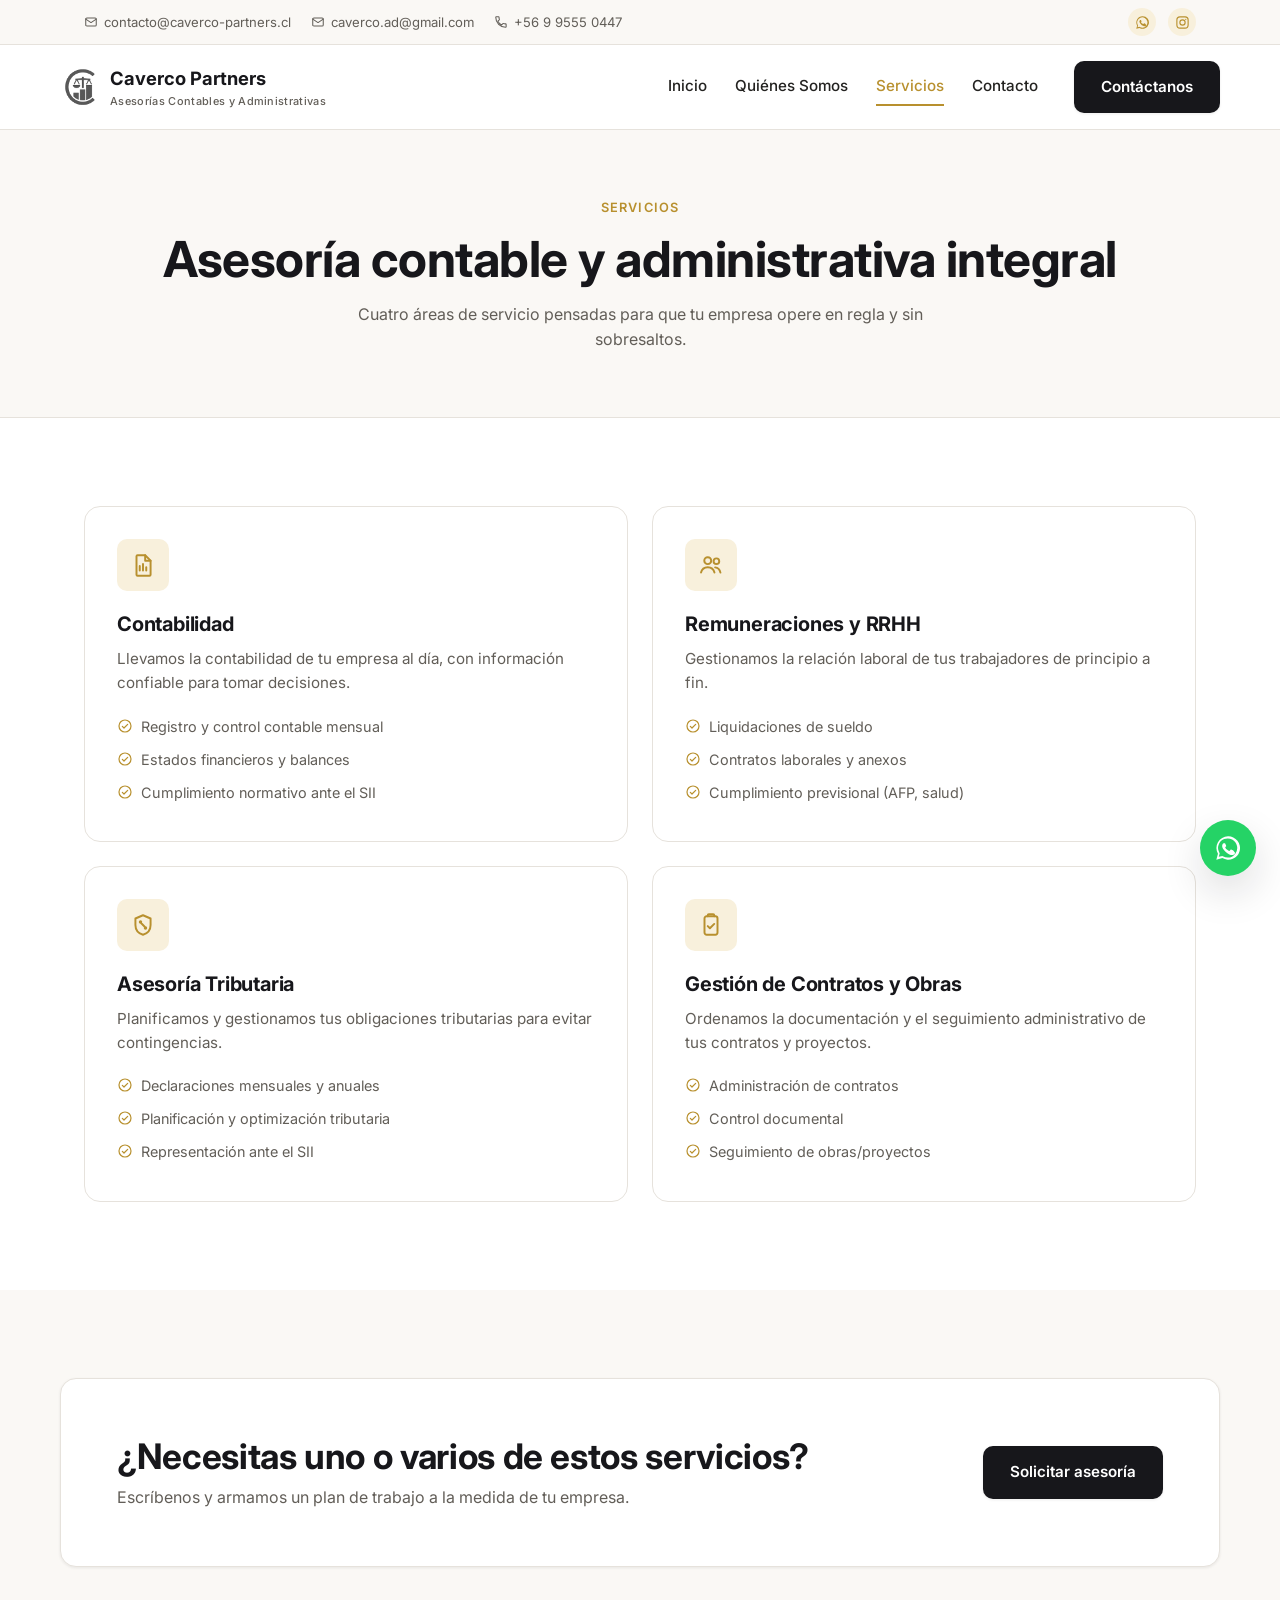
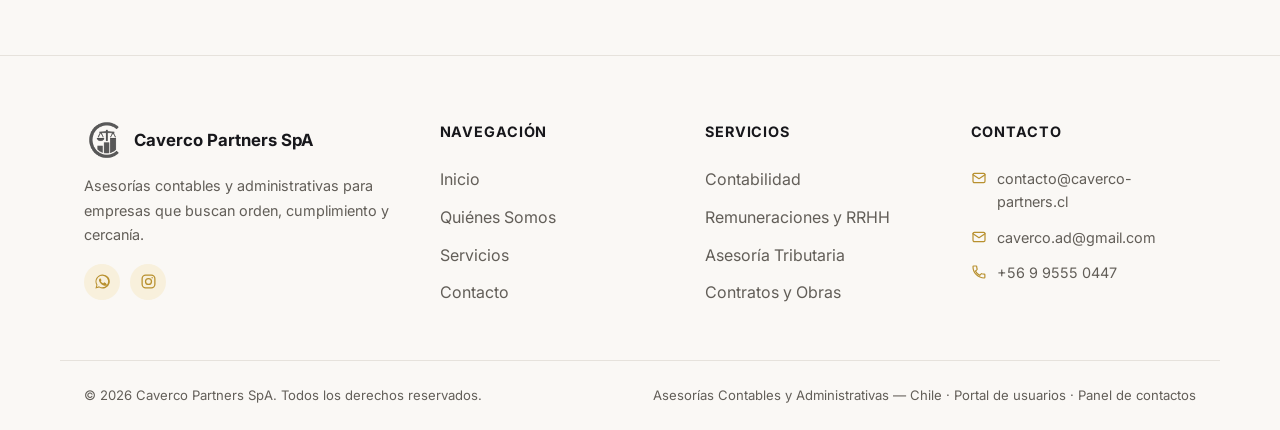
<file: servicios.html>
<!doctype html>
<html lang="es-CL">
<head>
<meta charset="UTF-8" />
<meta name="viewport" content="width=device-width, initial-scale=1.0" />
<title>Servicios de Contabilidad, RRHH y Asesoría Tributaria | Caverco Partners</title>
<meta name="description" content="Contabilidad, remuneraciones y RRHH, asesoría tributaria y gestión de contratos y obras. Servicios de asesoría contable para empresas en Chile." />
<link rel="icon" type="image/png" href="assets/favicon.png" />
<link rel="canonical" href="https://www.caverco-partners.cl/servicios" />
<meta property="og:type" content="website" />
<meta property="og:title" content="Servicios de Contabilidad, RRHH y Asesoría Tributaria | Caverco Partners" />
<meta property="og:description" content="Contabilidad, remuneraciones y RRHH, asesoría tributaria y gestión de contratos y obras para empresas en Chile." />
<meta property="og:url" content="https://www.caverco-partners.cl/servicios" />
<meta property="og:image" content="https://www.caverco-partners.cl/assets/og-image.png" />
<meta property="og:locale" content="es_CL" />
<meta name="twitter:card" content="summary_large_image" />
<meta name="twitter:image" content="https://www.caverco-partners.cl/assets/og-image.png" />
<link rel="preconnect" href="https://fonts.googleapis.com" />
<link rel="preconnect" href="https://fonts.gstatic.com" crossorigin />
<link href="https://fonts.googleapis.com/css2?family=Inter:wght@400;500;600;700;800&display=swap" rel="stylesheet" />
<link rel="stylesheet" href="css/styles.css" />
<script type="application/ld+json">
{
  "@context": "https://schema.org",
  "@type": "ItemList",
  "itemListElement": [
    {
      "@type": "Service",
      "position": 1,
      "name": "Contabilidad",
      "description": "Registro y control contable mensual, estados financieros y balances, cumplimiento normativo ante el SII.",
      "provider": { "@type": "AccountingService", "name": "Caverco Partners SpA" },
      "areaServed": "Chile"
    },
    {
      "@type": "Service",
      "position": 2,
      "name": "Remuneraciones y RRHH",
      "description": "Liquidaciones de sueldo, contratos laborales y anexos, cumplimiento previsional (AFP, salud).",
      "provider": { "@type": "AccountingService", "name": "Caverco Partners SpA" },
      "areaServed": "Chile"
    },
    {
      "@type": "Service",
      "position": 3,
      "name": "Asesoría Tributaria",
      "description": "Declaraciones mensuales y anuales, planificación y optimización tributaria, representación ante el SII.",
      "provider": { "@type": "AccountingService", "name": "Caverco Partners SpA" },
      "areaServed": "Chile"
    },
    {
      "@type": "Service",
      "position": 4,
      "name": "Gestión de Contratos y Obras",
      "description": "Administración de contratos, control documental y seguimiento de obras y proyectos.",
      "provider": { "@type": "AccountingService", "name": "Caverco Partners SpA" },
      "areaServed": "Chile"
    }
  ]
}
</script>
</head>
<body>

<header>
  <div class="topbar">
    <div class="container">
      <div class="topbar-contacts">
        <a href="mailto:contacto@caverco-partners.cl"><svg viewBox="0 0 24 24" fill="none" stroke="currentColor" stroke-width="1.8" stroke-linecap="round" stroke-linejoin="round"><rect x="3" y="5" width="18" height="14" rx="2"/><path d="M3 7l9 6 9-6"/></svg> contacto@caverco-partners.cl</a>
        <a href="mailto:caverco.ad@gmail.com"><svg viewBox="0 0 24 24" fill="none" stroke="currentColor" stroke-width="1.8" stroke-linecap="round" stroke-linejoin="round"><rect x="3" y="5" width="18" height="14" rx="2"/><path d="M3 7l9 6 9-6"/></svg> caverco.ad@gmail.com</a>
        <a href="tel:+56995550447"><svg viewBox="0 0 24 24" fill="none" stroke="currentColor" stroke-width="1.8" stroke-linecap="round" stroke-linejoin="round"><path d="M6.6 10.5c1.4 2.8 3.7 5.1 6.5 6.5l2.2-2.2c.3-.3.7-.4 1-.2 1.1.4 2.3.6 3.5.6.6 0 1 .4 1 1V20c0 .6-.4 1-1 1C10.6 21 3 13.4 3 4c0-.6.4-1 1-1h3.6c.6 0 1 .4 1 1 0 1.2.2 2.4.6 3.5.1.4 0 .8-.2 1l-2.2 2Z"/></svg> +56 9 9555 0447</a>
      </div>
      <div class="topbar-social">
        <a href="https://wa.me/56995550447" target="_blank" rel="noopener" aria-label="WhatsApp"><svg viewBox="0 0 24 24" fill="currentColor"><path d="M12 2a10 10 0 0 0-8.6 15L2 22l5.2-1.4A10 10 0 1 0 12 2Zm0 18.2c-1.6 0-3.1-.4-4.5-1.2l-.3-.2-3.1.8.8-3-.2-.3A8.2 8.2 0 1 1 12 20.2Zm4.5-6.1c-.2-.1-1.4-.7-1.7-.8-.2-.1-.4-.1-.6.1-.2.2-.6.8-.8 1-.1.2-.3.2-.5.1-.2-.1-1-.4-1.9-1.2-.7-.6-1.2-1.4-1.3-1.6-.1-.2 0-.4.1-.5l.4-.4c.1-.1.2-.3.2-.4.1-.1 0-.3 0-.4l-.7-1.7c-.2-.4-.4-.4-.6-.4h-.5c-.2 0-.5.1-.7.3-.2.2-.9.9-.9 2.2s1 2.5 1.1 2.7c.1.2 2 3 4.7 4.2.7.3 1.2.5 1.6.6.7.2 1.3.2 1.8.1.5-.1 1.4-.6 1.6-1.1.2-.5.2-1 .1-1.1-.1-.1-.2-.2-.4-.3Z"/></svg></a>
        <a href="https://www.instagram.com/asesorias_caverco_partners_spa/" target="_blank" rel="noopener" aria-label="Instagram"><svg viewBox="0 0 24 24" fill="none" stroke="currentColor" stroke-width="1.8"><rect x="3" y="3" width="18" height="18" rx="5"/><circle cx="12" cy="12" r="4.2"/><circle cx="17.2" cy="6.8" r="1" fill="currentColor" stroke="none"/></svg></a>
      </div>
    </div>
  </div>

  <div class="site-header">
    <div class="container navbar">
      <a href="/" class="brand">
        <img class="brand-mark" src="assets/logo-mark.png" alt="Caverco Partners" />
        <span class="brand-name">Caverco Partners<small>Asesorías Contables y Administrativas</small></span>
      </a>
      <nav class="nav-links" id="nav-links">
        <a href="/">Inicio</a>
        <a href="/quienes-somos">Quiénes Somos</a>
        <a href="/servicios" aria-current="page">Servicios</a>
        <a href="/contacto">Contacto</a>
        <span class="nav-cta">
          <a class="btn btn-primary" href="/contacto">Contáctanos</a>
        </span>
      </nav>
      <button class="nav-toggle" aria-label="Abrir menú" aria-expanded="false">
        <svg viewBox="0 0 24 24" fill="none" stroke="currentColor" stroke-width="1.8" stroke-linecap="round"><path d="M4 6h16M4 12h16M4 18h16"/></svg>
      </button>
    </div>
  </div>
</header>

<main>

  <section class="page-hero">
    <div class="container">
      <span class="eyebrow">Servicios</span>
      <h1>Asesoría contable y administrativa integral</h1>
      <p>Cuatro áreas de servicio pensadas para que tu empresa opere en regla y sin sobresaltos.</p>
    </div>
  </section>

  <section>
    <div class="container">
      <div class="grid-2">

        <div class="card">
          <div class="card-icon"><svg viewBox="0 0 24 24" fill="none" stroke="currentColor" stroke-width="1.8" stroke-linecap="round" stroke-linejoin="round"><path d="M7 3h7l5 5v13a1 1 0 0 1-1 1H7a1 1 0 0 1-1-1V4a1 1 0 0 1 1-1Z"/><path d="M14 3v5h5"/><path d="M9 13v4M12 11v6M15 14v3"/></svg></div>
          <h3>Contabilidad</h3>
          <p>Llevamos la contabilidad de tu empresa al día, con información confiable para tomar decisiones.</p>
          <ul>
            <li><svg viewBox="0 0 24 24" fill="none" stroke="currentColor" stroke-width="1.8" stroke-linecap="round" stroke-linejoin="round"><circle cx="12" cy="12" r="9"/><path d="M8 12.5l2.5 2.5L16 9.5"/></svg> Registro y control contable mensual</li>
            <li><svg viewBox="0 0 24 24" fill="none" stroke="currentColor" stroke-width="1.8" stroke-linecap="round" stroke-linejoin="round"><circle cx="12" cy="12" r="9"/><path d="M8 12.5l2.5 2.5L16 9.5"/></svg> Estados financieros y balances</li>
            <li><svg viewBox="0 0 24 24" fill="none" stroke="currentColor" stroke-width="1.8" stroke-linecap="round" stroke-linejoin="round"><circle cx="12" cy="12" r="9"/><path d="M8 12.5l2.5 2.5L16 9.5"/></svg> Cumplimiento normativo ante el SII</li>
          </ul>
        </div>

        <div class="card">
          <div class="card-icon"><svg viewBox="0 0 24 24" fill="none" stroke="currentColor" stroke-width="1.8" stroke-linecap="round" stroke-linejoin="round"><circle cx="9" cy="8" r="3.2"/><path d="M2.8 19c.7-3 3-5 6.2-5s5.5 2 6.2 5"/><circle cx="17" cy="8.5" r="2.6"/><path d="M15.8 14.2c2.4.3 4.3 2 4.9 4.8"/></svg></div>
          <h3>Remuneraciones y RRHH</h3>
          <p>Gestionamos la relación laboral de tus trabajadores de principio a fin.</p>
          <ul>
            <li><svg viewBox="0 0 24 24" fill="none" stroke="currentColor" stroke-width="1.8" stroke-linecap="round" stroke-linejoin="round"><circle cx="12" cy="12" r="9"/><path d="M8 12.5l2.5 2.5L16 9.5"/></svg> Liquidaciones de sueldo</li>
            <li><svg viewBox="0 0 24 24" fill="none" stroke="currentColor" stroke-width="1.8" stroke-linecap="round" stroke-linejoin="round"><circle cx="12" cy="12" r="9"/><path d="M8 12.5l2.5 2.5L16 9.5"/></svg> Contratos laborales y anexos</li>
            <li><svg viewBox="0 0 24 24" fill="none" stroke="currentColor" stroke-width="1.8" stroke-linecap="round" stroke-linejoin="round"><circle cx="12" cy="12" r="9"/><path d="M8 12.5l2.5 2.5L16 9.5"/></svg> Cumplimiento previsional (AFP, salud)</li>
          </ul>
        </div>

        <div class="card">
          <div class="card-icon"><svg viewBox="0 0 24 24" fill="none" stroke="currentColor" stroke-width="1.8" stroke-linecap="round" stroke-linejoin="round"><path d="M12 3l7 3v6c0 4.5-3 7.8-7 9-4-1.2-7-4.5-7-9V6l7-3Z"/><path d="M9.5 9.5l5 5M9.7 10a.7.7 0 1 0 0-1.4.7.7 0 0 0 0 1.4ZM14.3 15.4a.7.7 0 1 0 0-1.4.7.7 0 0 0 0 1.4Z"/></svg></div>
          <h3>Asesoría Tributaria</h3>
          <p>Planificamos y gestionamos tus obligaciones tributarias para evitar contingencias.</p>
          <ul>
            <li><svg viewBox="0 0 24 24" fill="none" stroke="currentColor" stroke-width="1.8" stroke-linecap="round" stroke-linejoin="round"><circle cx="12" cy="12" r="9"/><path d="M8 12.5l2.5 2.5L16 9.5"/></svg> Declaraciones mensuales y anuales</li>
            <li><svg viewBox="0 0 24 24" fill="none" stroke="currentColor" stroke-width="1.8" stroke-linecap="round" stroke-linejoin="round"><circle cx="12" cy="12" r="9"/><path d="M8 12.5l2.5 2.5L16 9.5"/></svg> Planificación y optimización tributaria</li>
            <li><svg viewBox="0 0 24 24" fill="none" stroke="currentColor" stroke-width="1.8" stroke-linecap="round" stroke-linejoin="round"><circle cx="12" cy="12" r="9"/><path d="M8 12.5l2.5 2.5L16 9.5"/></svg> Representación ante el SII</li>
          </ul>
        </div>

        <div class="card">
          <div class="card-icon"><svg viewBox="0 0 24 24" fill="none" stroke="currentColor" stroke-width="1.8" stroke-linecap="round" stroke-linejoin="round"><rect x="6" y="4" width="12" height="17" rx="2"/><path d="M9 4V3a1 1 0 0 1 1-1h4a1 1 0 0 1 1 1v1"/><path d="M9 13l2 2 4-4"/></svg></div>
          <h3>Gestión de Contratos y Obras</h3>
          <p>Ordenamos la documentación y el seguimiento administrativo de tus contratos y proyectos.</p>
          <ul>
            <li><svg viewBox="0 0 24 24" fill="none" stroke="currentColor" stroke-width="1.8" stroke-linecap="round" stroke-linejoin="round"><circle cx="12" cy="12" r="9"/><path d="M8 12.5l2.5 2.5L16 9.5"/></svg> Administración de contratos</li>
            <li><svg viewBox="0 0 24 24" fill="none" stroke="currentColor" stroke-width="1.8" stroke-linecap="round" stroke-linejoin="round"><circle cx="12" cy="12" r="9"/><path d="M8 12.5l2.5 2.5L16 9.5"/></svg> Control documental</li>
            <li><svg viewBox="0 0 24 24" fill="none" stroke="currentColor" stroke-width="1.8" stroke-linecap="round" stroke-linejoin="round"><circle cx="12" cy="12" r="9"/><path d="M8 12.5l2.5 2.5L16 9.5"/></svg> Seguimiento de obras/proyectos</li>
          </ul>
        </div>

      </div>
    </div>
  </section>

  <section class="section-alt">
    <div class="container cta-banner">
      <div>
        <h2>¿Necesitas uno o varios de estos servicios?</h2>
        <p>Escríbenos y armamos un plan de trabajo a la medida de tu empresa.</p>
      </div>
      <a href="/contacto" class="btn btn-primary">Solicitar asesoría</a>
    </div>
  </section>

</main>

<footer class="site-footer">
  <div class="container footer-grid">
    <div>
      <div class="footer-brand">
        <img class="brand-mark" src="assets/logo-mark.png" alt="Caverco Partners" />
        <span>Caverco Partners SpA</span>
      </div>
      <p>Asesorías contables y administrativas para empresas que buscan orden, cumplimiento y cercanía.</p>
      <div class="footer-social">
        <a href="https://wa.me/56995550447" target="_blank" rel="noopener" aria-label="WhatsApp"><svg viewBox="0 0 24 24" fill="currentColor"><path d="M12 2a10 10 0 0 0-8.6 15L2 22l5.2-1.4A10 10 0 1 0 12 2Zm0 18.2c-1.6 0-3.1-.4-4.5-1.2l-.3-.2-3.1.8.8-3-.2-.3A8.2 8.2 0 1 1 12 20.2Zm4.5-6.1c-.2-.1-1.4-.7-1.7-.8-.2-.1-.4-.1-.6.1-.2.2-.6.8-.8 1-.1.2-.3.2-.5.1-.2-.1-1-.4-1.9-1.2-.7-.6-1.2-1.4-1.3-1.6-.1-.2 0-.4.1-.5l.4-.4c.1-.1.2-.3.2-.4.1-.1 0-.3 0-.4l-.7-1.7c-.2-.4-.4-.4-.6-.4h-.5c-.2 0-.5.1-.7.3-.2.2-.9.9-.9 2.2s1 2.5 1.1 2.7c.1.2 2 3 4.7 4.2.7.3 1.2.5 1.6.6.7.2 1.3.2 1.8.1.5-.1 1.4-.6 1.6-1.1.2-.5.2-1 .1-1.1-.1-.1-.2-.2-.4-.3Z"/></svg></a>
        <a href="https://www.instagram.com/asesorias_caverco_partners_spa/" target="_blank" rel="noopener" aria-label="Instagram"><svg viewBox="0 0 24 24" fill="none" stroke="currentColor" stroke-width="1.8"><rect x="3" y="3" width="18" height="18" rx="5"/><circle cx="12" cy="12" r="4.2"/><circle cx="17.2" cy="6.8" r="1" fill="currentColor" stroke="none"/></svg></a>
      </div>
    </div>
    <div>
      <h4>Navegación</h4>
      <ul class="footer-links">
        <li><a href="/">Inicio</a></li>
        <li><a href="/quienes-somos">Quiénes Somos</a></li>
        <li><a href="/servicios">Servicios</a></li>
        <li><a href="/contacto">Contacto</a></li>
      </ul>
    </div>
    <div>
      <h4>Servicios</h4>
      <ul class="footer-links">
        <li><a href="/servicios">Contabilidad</a></li>
        <li><a href="/servicios">Remuneraciones y RRHH</a></li>
        <li><a href="/servicios">Asesoría Tributaria</a></li>
        <li><a href="/servicios">Contratos y Obras</a></li>
      </ul>
    </div>
    <div>
      <h4>Contacto</h4>
      <ul class="footer-contact">
        <li><svg viewBox="0 0 24 24" fill="none" stroke="currentColor" stroke-width="1.8" stroke-linecap="round" stroke-linejoin="round"><rect x="3" y="5" width="18" height="14" rx="2"/><path d="M3 7l9 6 9-6"/></svg><a href="mailto:contacto@caverco-partners.cl">contacto@caverco-partners.cl</a></li>
        <li><svg viewBox="0 0 24 24" fill="none" stroke="currentColor" stroke-width="1.8" stroke-linecap="round" stroke-linejoin="round"><rect x="3" y="5" width="18" height="14" rx="2"/><path d="M3 7l9 6 9-6"/></svg><a href="mailto:caverco.ad@gmail.com">caverco.ad@gmail.com</a></li>
        <li><svg viewBox="0 0 24 24" fill="none" stroke="currentColor" stroke-width="1.8" stroke-linecap="round" stroke-linejoin="round"><path d="M6.6 10.5c1.4 2.8 3.7 5.1 6.5 6.5l2.2-2.2c.3-.3.7-.4 1-.2 1.1.4 2.3.6 3.5.6.6 0 1 .4 1 1V20c0 .6-.4 1-1 1C10.6 21 3 13.4 3 4c0-.6.4-1 1-1h3.6c.6 0 1 .4 1 1 0 1.2.2 2.4.6 3.5.1.4 0 .8-.2 1l-2.2 2Z"/></svg><a href="tel:+56995550447">+56 9 9555 0447</a></li>
      </ul>
    </div>
  </div>
  <div class="container footer-bottom">
    <span>&copy; <span data-year></span> Caverco Partners SpA. Todos los derechos reservados.</span>
    <span>Asesorías Contables y Administrativas — Chile · <a href="https://app.caverco-partners.cl/seleccionar-empresa" target="_blank" rel="noopener">Portal de usuarios</a> · <a href="admin.html">Panel de contactos</a></span>
  </div>
</footer>

<a href="https://wa.me/56995550447" class="whatsapp-float" target="_blank" rel="noopener" aria-label="Escríbenos por WhatsApp">
  <svg viewBox="0 0 24 24" fill="currentColor"><path d="M12 2a10 10 0 0 0-8.6 15L2 22l5.2-1.4A10 10 0 1 0 12 2Zm0 18.2c-1.6 0-3.1-.4-4.5-1.2l-.3-.2-3.1.8.8-3-.2-.3A8.2 8.2 0 1 1 12 20.2Zm4.5-6.1c-.2-.1-1.4-.7-1.7-.8-.2-.1-.4-.1-.6.1-.2.2-.6.8-.8 1-.1.2-.3.2-.5.1-.2-.1-1-.4-1.9-1.2-.7-.6-1.2-1.4-1.3-1.6-.1-.2 0-.4.1-.5l.4-.4c.1-.1.2-.3.2-.4.1-.1 0-.3 0-.4l-.7-1.7c-.2-.4-.4-.4-.6-.4h-.5c-.2 0-.5.1-.7.3-.2.2-.9.9-.9 2.2s1 2.5 1.1 2.7c.1.2 2 3 4.7 4.2.7.3 1.2.5 1.6.6.7.2 1.3.2 1.8.1.5-.1 1.4-.6 1.6-1.1.2-.5.2-1 .1-1.1-.1-.1-.2-.2-.4-.3Z"/></svg>
</a>

<script src="js/main.js"></script>
</body>
</html>
</file>
<file: css/styles.css>
/* ==========================================================================
   Caverco Partners SpA — Landing Page
   Paleta alineada al ERP: negro/carbón + acento dorado, sobre neutros.
   ========================================================================== */

:root {
  --ink: #17171B;
  --ink-light: #2B2B30;
  --gold: #B8902E;
  --gold-dark: #967512;
  --gold-soft: #F8F0DC;
  --white: #FFFFFF;
  --gray-900: #232220;
  --gray-600: #625E58;
  --gray-400: #948F87;
  --gray-200: #E6E2DC;
  --gray-50: #FAF8F5;
  --whatsapp: #25D366;

  --font-sans: 'Inter', -apple-system, BlinkMacSystemFont, 'Segoe UI', Roboto, Helvetica, Arial, sans-serif;

  --radius-sm: 6px;
  --radius-md: 10px;
  --radius-lg: 16px;

  --shadow-sm: 0 1px 3px rgba(23, 23, 27, 0.08);
  --shadow-md: 0 8px 24px rgba(23, 23, 27, 0.10);
  --shadow-lg: 0 16px 40px rgba(23, 23, 27, 0.14);

  --max-width: 1160px;
}

/* ---- Reset ---- */
*, *::before, *::after { box-sizing: border-box; }
html { scroll-behavior: smooth; }
body, h1, h2, h3, h4, p, ul, ol, figure { margin: 0; }
ul, ol { padding: 0; list-style: none; }
img { max-width: 100%; display: block; }
a { color: inherit; text-decoration: none; }
button { font: inherit; cursor: pointer; }
input, textarea, select { font: inherit; }

body {
  font-family: var(--font-sans);
  color: var(--gray-900);
  background: var(--white);
  line-height: 1.6;
  -webkit-font-smoothing: antialiased;
}

.container {
  max-width: var(--max-width);
  margin: 0 auto;
  padding: 0 24px;
}

section { padding: 88px 0; }
@media (max-width: 720px) {
  section { padding: 56px 0; }
}

h1, h2, h3, h4 { color: var(--ink); font-weight: 700; letter-spacing: -0.01em; }
h1 { font-size: clamp(2.1rem, 4.5vw, 3.1rem); line-height: 1.15; }
h2 { font-size: clamp(1.6rem, 3vw, 2.2rem); line-height: 1.2; }
h3 { font-size: 1.25rem; line-height: 1.3; }

.eyebrow {
  display: inline-block;
  font-size: 0.8rem;
  font-weight: 600;
  letter-spacing: 0.08em;
  text-transform: uppercase;
  color: var(--gold);
  margin-bottom: 12px;
}

.section-head {
  max-width: 680px;
  margin: 0 auto 48px;
  text-align: center;
}
.section-head p { color: var(--gray-600); margin-top: 14px; font-size: 1.05rem; }

.text-center { text-align: center; }

/* ---- Buttons ---- */
.btn {
  display: inline-flex;
  align-items: center;
  gap: 8px;
  padding: 13px 26px;
  border-radius: var(--radius-md);
  font-weight: 600;
  font-size: 0.95rem;
  border: 1px solid transparent;
  transition: transform 0.15s ease, box-shadow 0.15s ease, background-color 0.15s ease, color 0.15s ease;
}
.btn-primary {
  background: var(--ink);
  color: var(--white);
  box-shadow: var(--shadow-sm);
}
.btn-primary:hover { background: var(--ink-light); box-shadow: var(--shadow-md); transform: translateY(-1px); }

.btn-outline {
  background: transparent;
  color: var(--ink);
  border-color: var(--gray-200);
}
.btn-outline:hover { border-color: var(--gold); color: var(--gold); }

.btn-accent {
  background: var(--gold);
  color: var(--white);
}
.btn-accent:hover { background: var(--gold-dark); transform: translateY(-1px); }

.btn-block { width: 100%; justify-content: center; }

/* ---- Top info bar ---- */
.topbar {
  background: var(--gray-50);
  color: var(--gray-600);
  font-size: 0.82rem;
  border-bottom: 1px solid var(--gray-200);
}
.topbar .container {
  display: flex;
  align-items: center;
  justify-content: space-between;
  padding-top: 8px;
  padding-bottom: 8px;
  gap: 16px;
  flex-wrap: wrap;
}
.topbar-contacts {
  display: flex;
  gap: 20px;
  flex-wrap: wrap;
}
.topbar-contacts a {
  display: inline-flex;
  align-items: center;
  gap: 6px;
  color: var(--gray-600);
}
.topbar-contacts a:hover { color: var(--gold); }
.topbar-contacts svg { width: 14px; height: 14px; flex-shrink: 0; }

.topbar-social { display: flex; align-items: center; gap: 12px; }
.topbar-social a {
  display: inline-flex;
  align-items: center;
  justify-content: center;
  width: 28px;
  height: 28px;
  border-radius: 50%;
  background: var(--gold-soft);
  color: var(--gold);
  transition: background-color 0.15s ease;
}
.topbar-social a:hover { background: var(--gray-200); }
.topbar-social svg { width: 15px; height: 15px; }

/* ---- Header / Nav ---- */
.site-header {
  background: var(--white);
  border-bottom: 1px solid var(--gray-200);
  position: sticky;
  top: 0;
  z-index: 100;
}
.navbar {
  display: flex;
  align-items: center;
  justify-content: space-between;
  padding: 16px 0;
  gap: 24px;
}
.brand {
  display: flex;
  align-items: center;
  gap: 10px;
  font-weight: 700;
  font-size: 1.15rem;
  color: var(--ink);
}
.brand-mark {
  width: 40px;
  height: 40px;
  object-fit: contain;
  flex-shrink: 0;
}
.brand-name .full { display: inline; }
.brand small {
  display: block;
  font-size: 0.68rem;
  font-weight: 500;
  color: var(--gray-600);
  letter-spacing: 0.03em;
}

.nav-links {
  display: flex;
  align-items: center;
  gap: 28px;
}
.nav-links a:not(.btn) {
  font-weight: 500;
  font-size: 0.95rem;
  color: var(--gray-900);
  padding: 6px 0;
  border-bottom: 2px solid transparent;
  transition: color 0.15s ease, border-color 0.15s ease;
}
.nav-links a:not(.btn):hover, .nav-links a:not(.btn)[aria-current="page"] {
  color: var(--gold);
  border-color: var(--gold);
}
.nav-links .nav-cta { display: flex; align-items: center; gap: 12px; margin-left: 8px; }

.nav-toggle {
  display: none;
  background: none;
  border: none;
  padding: 8px;
  color: var(--ink);
}
.nav-toggle svg { width: 26px; height: 26px; }

@media (max-width: 880px) {
  .nav-links {
    position: absolute;
    top: 100%;
    left: 0;
    right: 0;
    background: var(--white);
    flex-direction: column;
    align-items: flex-start;
    gap: 4px;
    padding: 12px 24px 24px;
    border-bottom: 1px solid var(--gray-200);
    box-shadow: var(--shadow-md);
    display: none;
  }
  .nav-links.open { display: flex; }
  .nav-links a:not(.btn) { width: 100%; padding: 10px 0; border-bottom: 1px solid var(--gray-50); }
  .nav-links .nav-cta { flex-direction: column; align-items: stretch; width: 100%; margin: 12px 0 0; gap: 10px; }
  .nav-toggle { display: inline-flex; }
}

/* ---- Hero ---- */
.hero {
  background: var(--gray-50);
  padding: 96px 0 80px;
}
.hero-grid {
  display: grid;
  grid-template-columns: 1.1fr 0.9fr;
  gap: 56px;
  align-items: center;
}
@media (max-width: 900px) {
  .hero-grid { grid-template-columns: 1fr; }
  .hero { padding: 56px 0 48px; }
}
.hero p.lead {
  font-size: 1.15rem;
  color: var(--gray-600);
  margin-top: 20px;
  max-width: 540px;
}
.hero-actions {
  display: flex;
  gap: 14px;
  margin-top: 32px;
  flex-wrap: wrap;
}
.hero-stats {
  display: flex;
  gap: 32px;
  margin-top: 48px;
  flex-wrap: wrap;
}
.hero-stats div strong {
  display: block;
  font-size: 1.6rem;
  color: var(--ink);
}
.hero-stats div span { font-size: 0.85rem; color: var(--gray-600); }

.hero-visual {
  background: var(--white);
  border-radius: var(--radius-lg);
  box-shadow: var(--shadow-lg);
  padding: 32px;
  border: 1px solid var(--gray-200);
}
.hero-visual-header {
  display: flex;
  align-items: center;
  gap: 10px;
  padding-bottom: 16px;
  border-bottom: 1px solid var(--gray-200);
  margin-bottom: 16px;
  color: var(--gray-600);
  font-size: 0.85rem;
  font-weight: 600;
}
.hero-visual-header .brand-mark { width: 26px; height: 26px; }
.hero-check-list li {
  display: flex;
  align-items: flex-start;
  gap: 12px;
  padding: 12px 0;
  border-bottom: 1px dashed var(--gray-200);
}
.hero-check-list li:last-child { border-bottom: none; }
.hero-check-list svg {
  width: 20px;
  height: 20px;
  flex-shrink: 0;
  color: var(--gold);
  margin-top: 2px;
}
.hero-check-list strong { display: block; font-size: 0.95rem; color: var(--gray-900); }
.hero-check-list span { font-size: 0.85rem; color: var(--gray-600); }

/* ---- Cards / Services ---- */
.grid-3 {
  display: grid;
  grid-template-columns: repeat(3, 1fr);
  gap: 24px;
}
.grid-2 {
  display: grid;
  grid-template-columns: repeat(2, 1fr);
  gap: 24px;
}
@media (max-width: 880px) {
  .grid-3, .grid-2 { grid-template-columns: 1fr; }
}

.card {
  background: var(--white);
  border: 1px solid var(--gray-200);
  border-radius: var(--radius-lg);
  padding: 32px;
  transition: box-shadow 0.2s ease, transform 0.2s ease;
}
.card:hover { box-shadow: var(--shadow-md); transform: translateY(-2px); }

.card-icon {
  width: 52px;
  height: 52px;
  border-radius: var(--radius-md);
  background: var(--gold-soft);
  color: var(--gold);
  display: flex;
  align-items: center;
  justify-content: center;
  margin-bottom: 20px;
}
.card-icon svg { width: 26px; height: 26px; }

.card h3 { margin-bottom: 10px; }
.card p { color: var(--gray-600); font-size: 0.95rem; }
.card ul { margin-top: 14px; }
.card ul li {
  display: flex;
  gap: 8px;
  color: var(--gray-600);
  font-size: 0.9rem;
  padding: 5px 0;
}
.card ul li svg { width: 16px; height: 16px; color: var(--gold); flex-shrink: 0; margin-top: 3px; }

/* ---- Alt section background ---- */
.section-alt { background: var(--gray-50); }

/* ---- About / Mission Visión Values ---- */
.mv-grid {
  display: grid;
  grid-template-columns: repeat(2, 1fr);
  gap: 24px;
  margin-top: 12px;
}
@media (max-width: 720px) { .mv-grid { grid-template-columns: 1fr; } }
.mv-card {
  background: var(--white);
  border: 1px solid var(--gray-200);
  border-radius: var(--radius-lg);
  padding: 36px;
  box-shadow: var(--shadow-sm);
}
.mv-card svg { color: var(--gold); margin-bottom: 16px; }
.mv-card.alt svg { color: var(--ink); }
.mv-card h3 { color: var(--ink); margin-bottom: 12px; }
.mv-card p { color: var(--gray-600); font-size: 0.98rem; }

.values-grid {
  display: grid;
  grid-template-columns: repeat(5, 1fr);
  gap: 20px;
  margin-top: 48px;
}
@media (max-width: 980px) { .values-grid { grid-template-columns: repeat(3, 1fr); } }
@media (max-width: 620px) { .values-grid { grid-template-columns: repeat(2, 1fr); } }
.value-item { text-align: center; }
.value-item .card-icon { margin: 0 auto 14px; }
.value-item h4 { font-size: 1rem; color: var(--ink); margin-bottom: 6px; }
.value-item p { font-size: 0.85rem; color: var(--gray-600); }

.about-grid {
  display: grid;
  grid-template-columns: 1fr 1fr;
  gap: 56px;
  align-items: center;
}
@media (max-width: 880px) { .about-grid { grid-template-columns: 1fr; } }
.about-grid p { color: var(--gray-600); margin-top: 16px; }
.about-panel {
  background: var(--gray-50);
  border: 1px solid var(--gray-200);
  border-radius: var(--radius-lg);
  padding: 40px;
}
.about-panel ul li {
  display: flex;
  gap: 14px;
  padding: 14px 0;
  border-bottom: 1px solid var(--gray-200);
}
.about-panel ul li:last-child { border-bottom: none; }
.about-panel svg { width: 22px; height: 22px; color: var(--gold); flex-shrink: 0; }
.about-panel strong { display: block; color: var(--ink); font-size: 0.95rem; }
.about-panel span { font-size: 0.85rem; color: var(--gray-600); }

/* ---- CTA banner ---- */
.cta-banner {
  background: var(--white);
  border: 1px solid var(--gray-200);
  border-radius: var(--radius-lg);
  padding: 56px;
  display: flex;
  align-items: center;
  justify-content: space-between;
  gap: 32px;
  flex-wrap: wrap;
  box-shadow: var(--shadow-sm);
}
.cta-banner p { color: var(--gray-600); margin-top: 8px; }

/* ---- Contact page ---- */
.contact-grid {
  display: grid;
  grid-template-columns: 0.9fr 1.1fr;
  gap: 48px;
  align-items: flex-start;
}
@media (max-width: 900px) { .contact-grid { grid-template-columns: 1fr; } }

.contact-info-card {
  background: var(--gray-50);
  border: 1px solid var(--gray-200);
  border-radius: var(--radius-lg);
  padding: 40px;
}
.contact-info-card h3 { color: var(--ink); }
.contact-info-card p { color: var(--gray-600); margin-top: 10px; font-size: 0.95rem; }
.contact-methods { margin-top: 28px; }
.contact-methods li {
  display: flex;
  align-items: flex-start;
  gap: 14px;
  padding: 14px 0;
  border-bottom: 1px solid var(--gray-200);
}
.contact-methods li:last-child { border-bottom: none; }
.contact-methods svg { width: 20px; height: 20px; flex-shrink: 0; margin-top: 2px; color: var(--gold); }
.contact-methods strong { display: block; font-size: 0.9rem; color: var(--ink); }
.contact-methods a, .contact-methods span.value { font-size: 0.92rem; color: var(--gray-600); }
.contact-methods a:hover { color: var(--gold); text-decoration: underline; }

.contact-social {
  display: flex;
  gap: 12px;
  margin-top: 28px;
}
.contact-social a {
  display: inline-flex;
  align-items: center;
  justify-content: center;
  width: 42px;
  height: 42px;
  border-radius: 50%;
  background: var(--gold-soft);
  color: var(--gold);
  transition: background-color 0.15s ease, transform 0.15s ease;
}
.contact-social a:hover { background: var(--gray-200); transform: translateY(-2px); }
.contact-social svg { width: 20px; height: 20px; }

.form-card {
  background: var(--white);
  border: 1px solid var(--gray-200);
  border-radius: var(--radius-lg);
  padding: 40px;
  box-shadow: var(--shadow-sm);
}
.form-row { display: grid; grid-template-columns: 1fr 1fr; gap: 18px; }
@media (max-width: 560px) { .form-row { grid-template-columns: 1fr; } }
.field { margin-bottom: 18px; }
.field label {
  display: block;
  font-size: 0.85rem;
  font-weight: 600;
  color: var(--ink);
  margin-bottom: 6px;
}
.field input, .field textarea {
  width: 100%;
  padding: 12px 14px;
  border: 1px solid var(--gray-200);
  border-radius: var(--radius-sm);
  background: var(--gray-50);
  color: var(--gray-900);
  transition: border-color 0.15s ease, background-color 0.15s ease;
}
.field input:focus, .field textarea:focus {
  outline: none;
  border-color: var(--gold);
  background: var(--white);
}
.field textarea { min-height: 130px; resize: vertical; }
.honeypot { position: absolute; left: -9999px; opacity: 0; height: 0; overflow: hidden; }

.form-status {
  margin-top: 16px;
  padding: 12px 16px;
  border-radius: var(--radius-sm);
  font-size: 0.9rem;
  display: none;
}
.form-status.show { display: block; }
.form-status.success { background: #E7F6EC; color: #1B7A3D; }
.form-status.error { background: #FBEAEA; color: #B3261E; }

/* ---- Footer ---- */
.site-footer {
  background: var(--gray-50);
  color: var(--gray-600);
  padding: 64px 0 24px;
  border-top: 1px solid var(--gray-200);
}
.footer-grid {
  display: grid;
  grid-template-columns: 1.4fr 1fr 1fr 1fr;
  gap: 40px;
}
@media (max-width: 880px) {
  .footer-grid { grid-template-columns: 1fr 1fr; }
}
@media (max-width: 560px) {
  .footer-grid { grid-template-columns: 1fr; }
}
.footer-grid h4 {
  color: var(--ink);
  font-size: 0.9rem;
  text-transform: uppercase;
  letter-spacing: 0.06em;
  margin-bottom: 18px;
}
.footer-brand { display: flex; align-items: center; gap: 10px; margin-bottom: 14px; }
.footer-brand span:not(.brand-mark) { color: var(--ink); font-weight: 700; font-size: 1.05rem; }
.site-footer p { font-size: 0.9rem; line-height: 1.7; }
.footer-links li { padding: 6px 0; }
.footer-links a:hover { color: var(--gold); }
.footer-contact li { display: flex; gap: 10px; padding: 6px 0; font-size: 0.9rem; align-items: flex-start; }
.footer-contact svg { width: 16px; height: 16px; margin-top: 3px; flex-shrink: 0; color: var(--gold); }
.footer-social { display: flex; gap: 10px; margin-top: 16px; }
.footer-social a {
  width: 36px; height: 36px; border-radius: 50%;
  background: var(--gold-soft);
  color: var(--gold);
  display: flex; align-items: center; justify-content: center;
}
.footer-social a:hover { background: var(--gray-200); }
.footer-social svg { width: 17px; height: 17px; }

.footer-bottom {
  margin-top: 48px;
  padding-top: 24px;
  border-top: 1px solid var(--gray-200);
  display: flex;
  justify-content: space-between;
  gap: 12px;
  font-size: 0.82rem;
  flex-wrap: wrap;
}
.footer-bottom a:hover { color: var(--gold); text-decoration: underline; }

/* ---- Floating WhatsApp ---- */
.whatsapp-float {
  position: fixed;
  right: 24px;
  bottom: 24px;
  width: 56px;
  height: 56px;
  border-radius: 50%;
  background: var(--whatsapp);
  display: flex;
  align-items: center;
  justify-content: center;
  box-shadow: var(--shadow-lg);
  z-index: 200;
  transition: transform 0.15s ease;
}
.whatsapp-float:hover { transform: scale(1.06); }
.whatsapp-float svg { width: 28px; height: 28px; color: var(--white); }

/* ---- Page hero (inner pages) ---- */
.page-hero {
  background: var(--gray-50);
  border-bottom: 1px solid var(--gray-200);
  padding: 64px 0;
  text-align: center;
}
.page-hero p { color: var(--gray-600); max-width: 640px; margin: 14px auto 0; }
</file>
